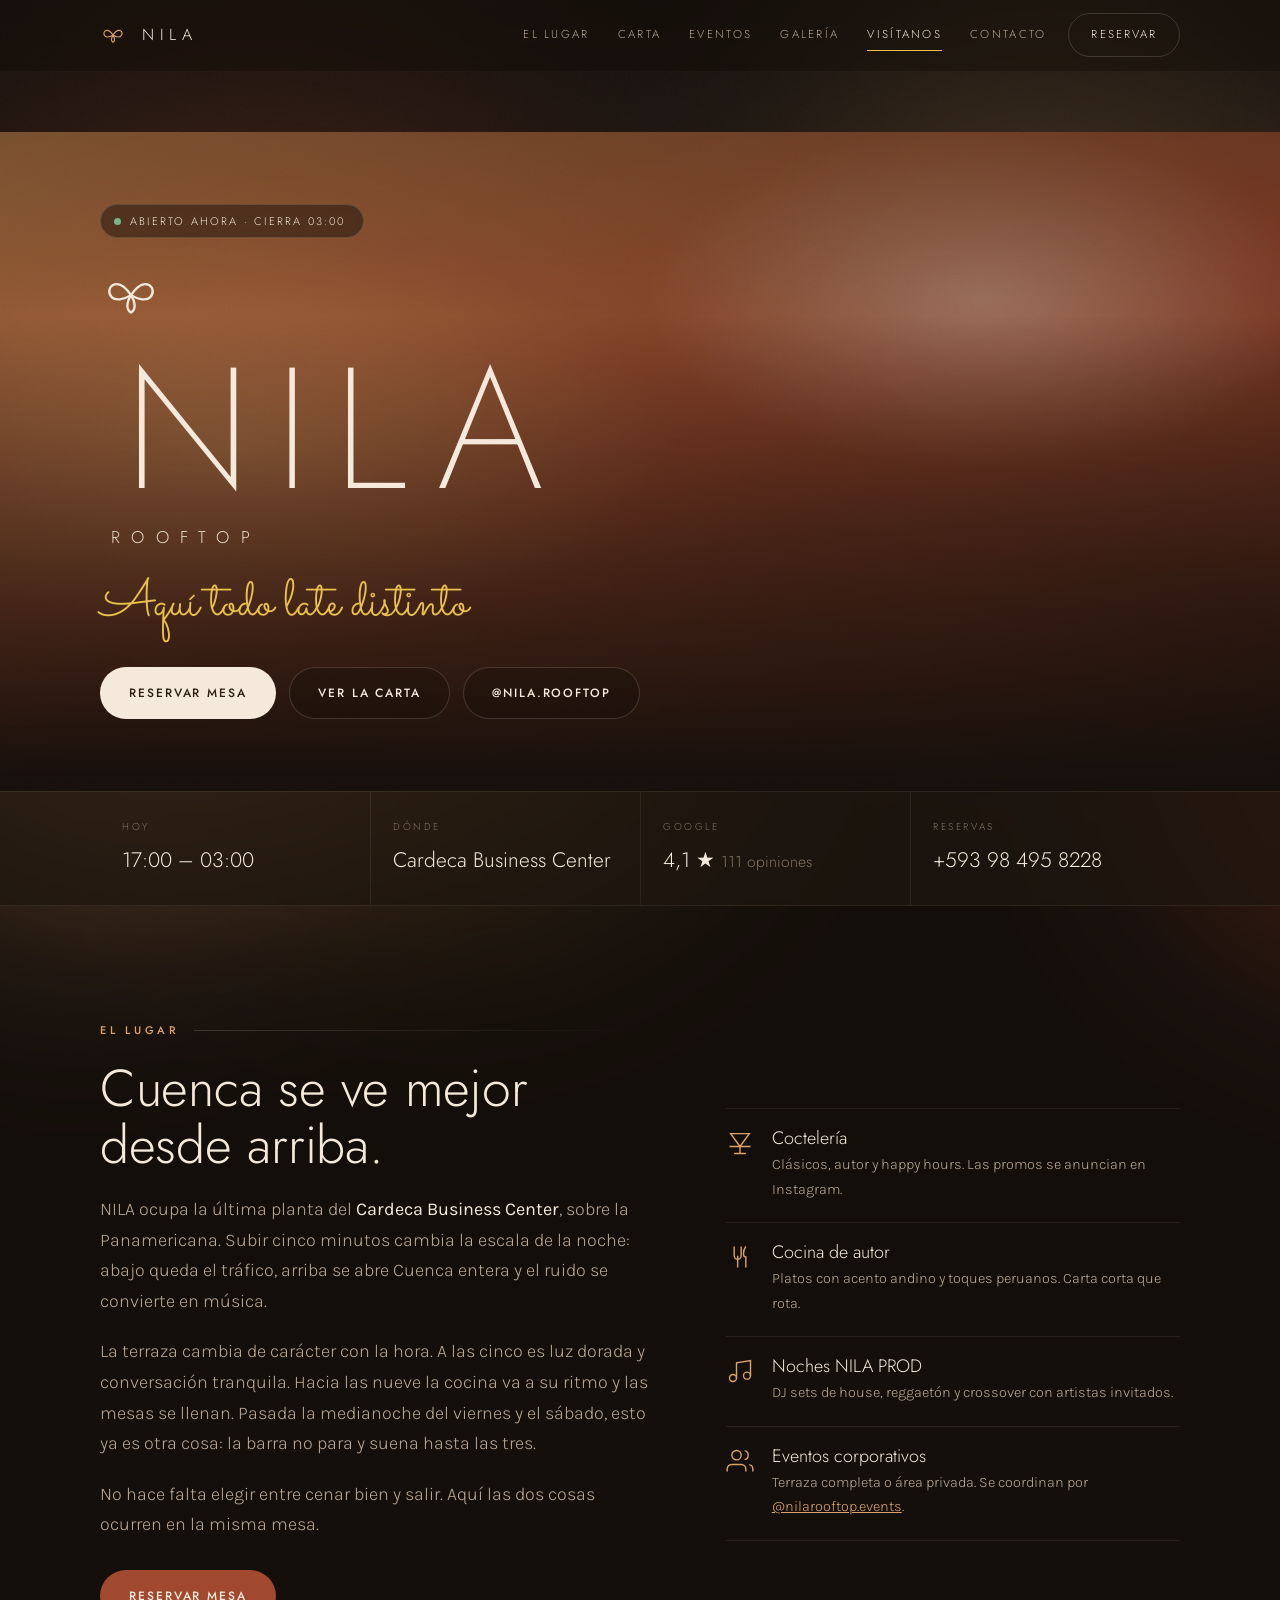
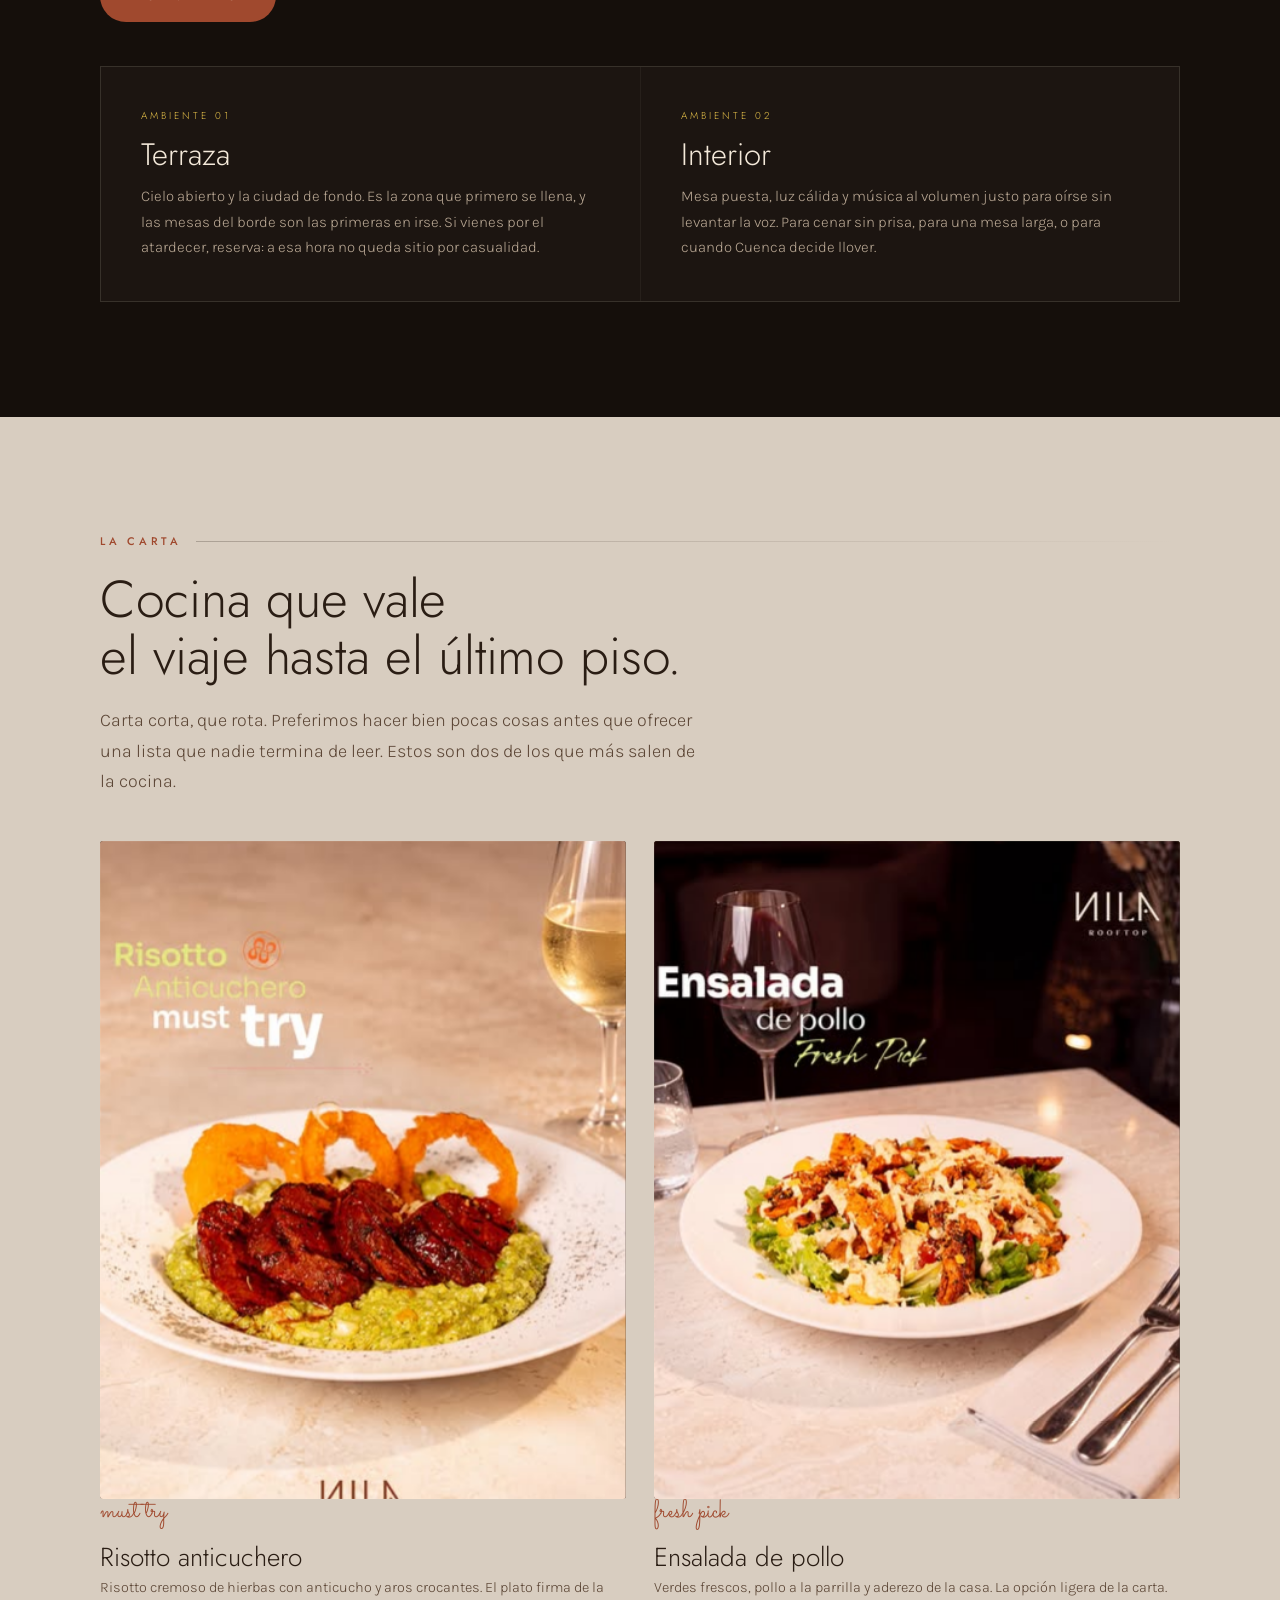
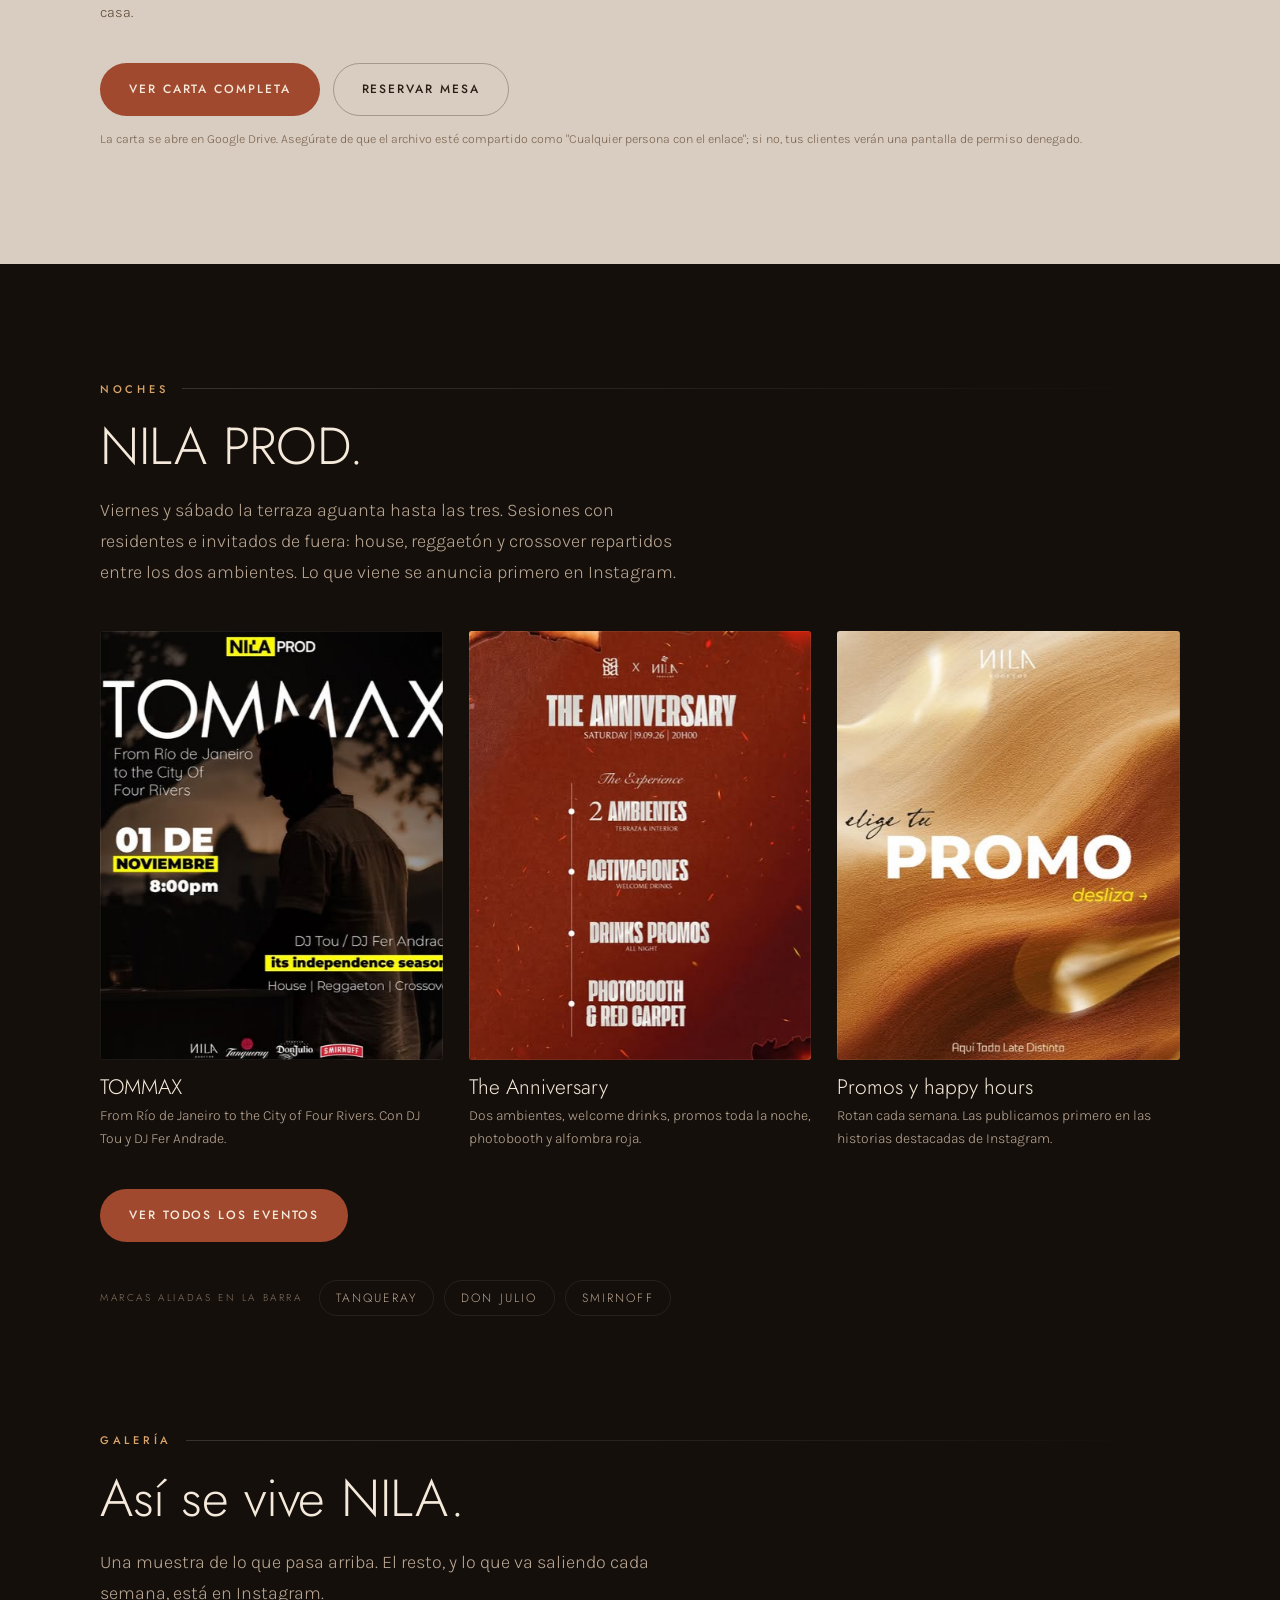
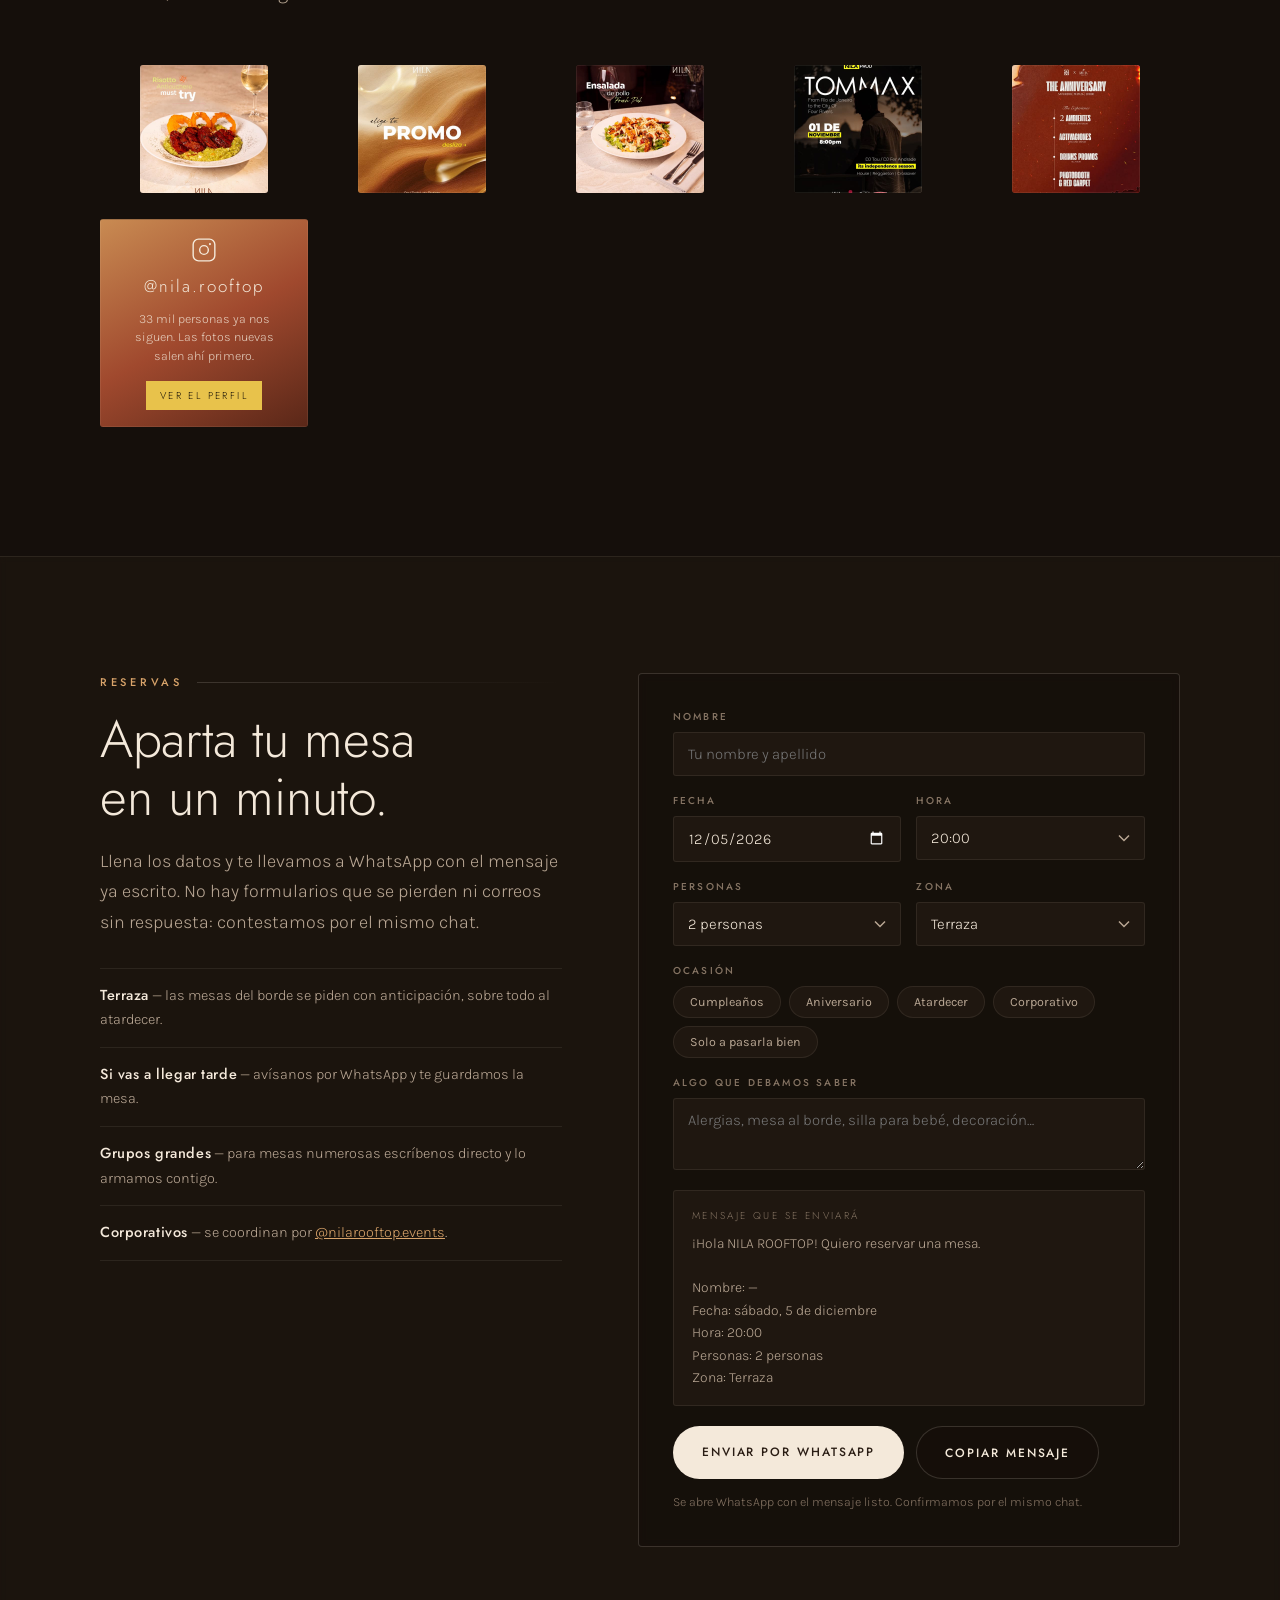
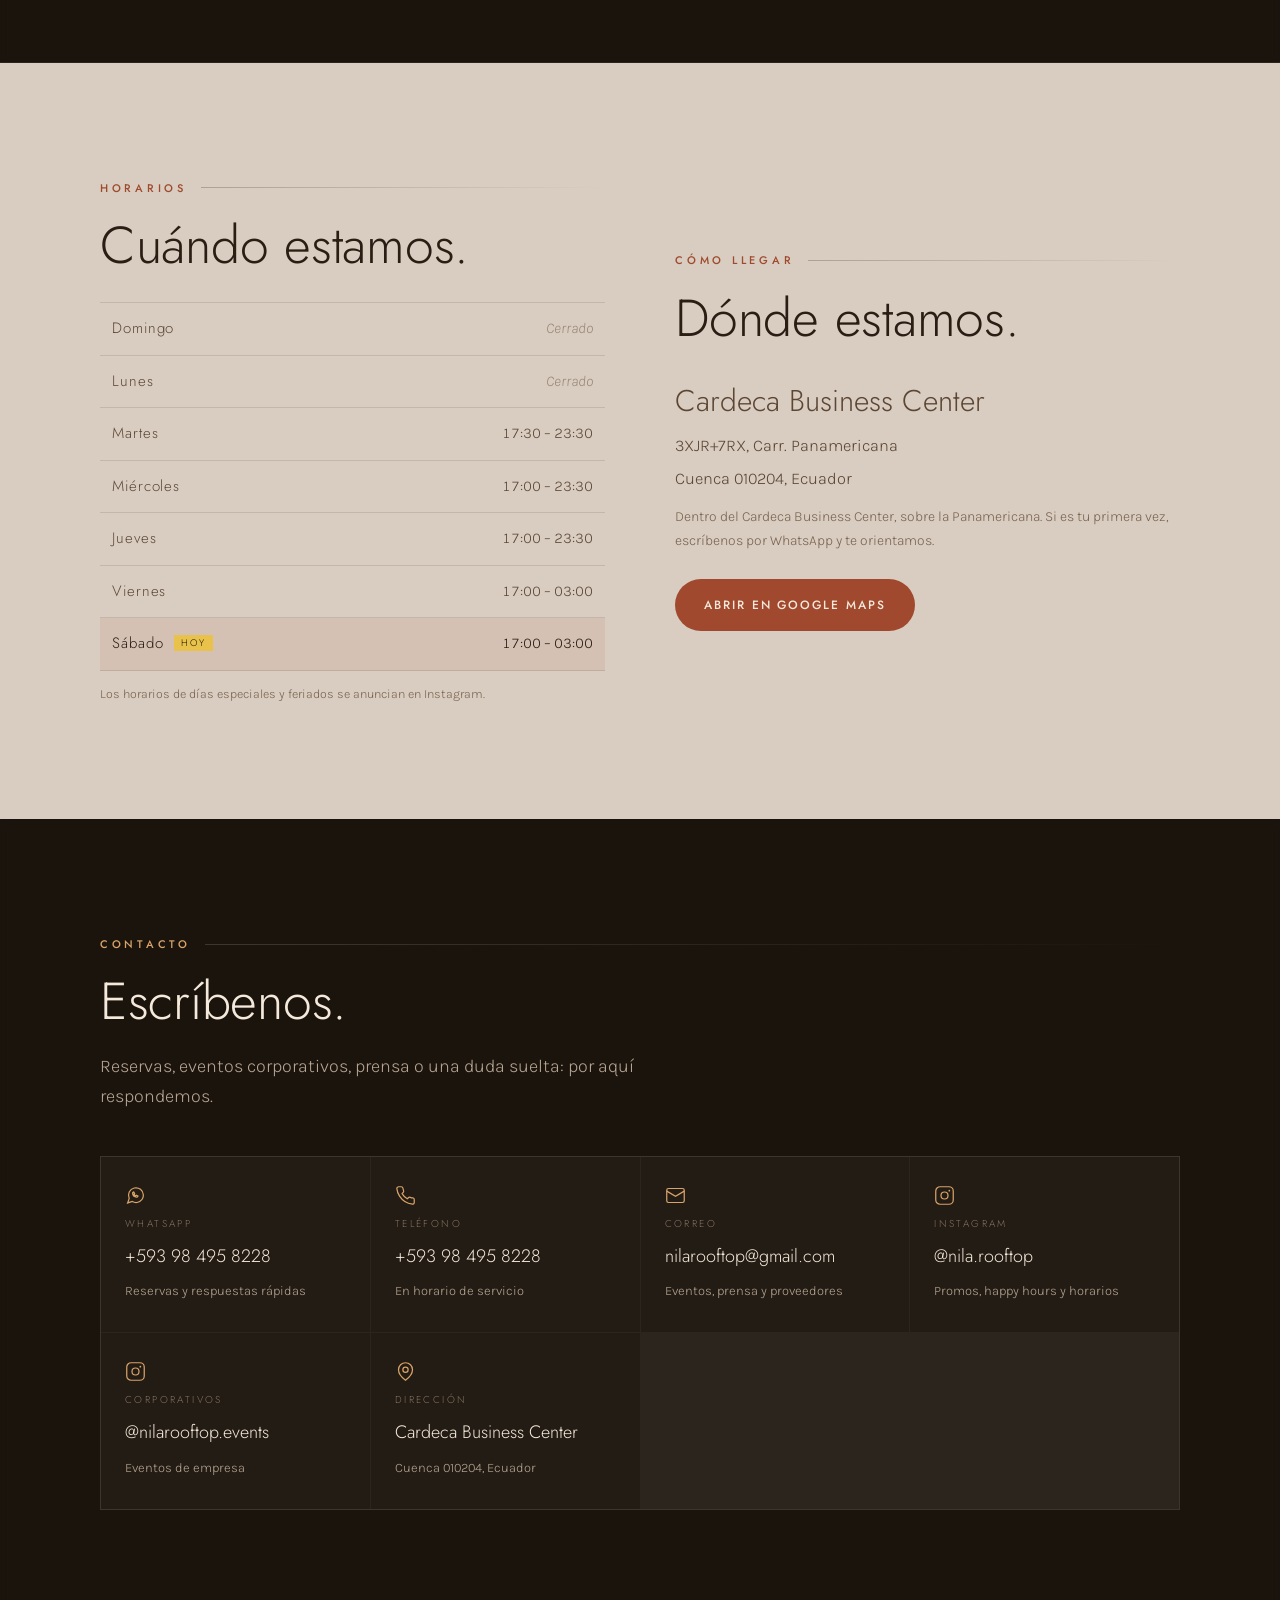
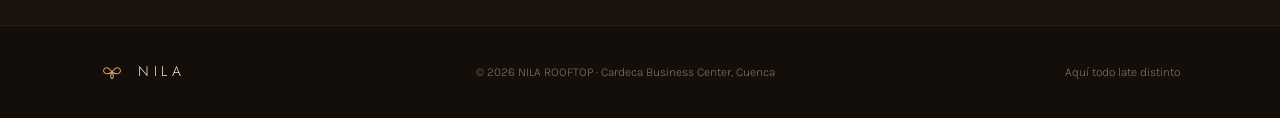
<file: archivo/sitio-estatico-v1/index.html>
<!doctype html>
<html lang="es">
<head>
<meta charset="utf-8">
<meta name="viewport" content="width=device-width, initial-scale=1, viewport-fit=cover">
<title>NILA ROOFTOP — Aquí todo late distinto</title>
<meta name="description" content="NILA ROOFTOP — Cocina de autor, coctelería y noches en la terraza. Cardeca Business Center, Cuenca.">
<link rel="icon" href="img/logo.jpg">

<meta property="og:title" content="NILA ROOFTOP">
<meta property="og:description" content="Aquí todo late distinto. Cocina de autor, coctelería y noches en la terraza.">
<meta property="og:image" content="img/logo.jpg">
<meta property="og:type" content="website">

<!-- Datos estructurados: Google los usa para mostrar horario, teléfono y
     ubicación directamente en los resultados de búsqueda y en Maps. -->
<script type="application/ld+json">
{
  "@context": "https://schema.org",
  "@type": "BarOrPub",
  "name": "NILA ROOFTOP",
  "slogan": "Aquí todo late distinto",
  "description": "Rooftop en Cuenca con cocina de autor, coctelería y noches con DJ. Terraza e interior en el Cardeca Business Center.",
  "image": "img/logo.jpg",
  "servesCuisine": ["Cocina de autor", "Andina", "Peruana"],
  "priceRange": "$$",
  "telephone": "+593984958228",
  "email": "nilarooftop@gmail.com",
  "address": {
    "@type": "PostalAddress",
    "streetAddress": "Carr. Panamericana, Cardeca Business Center",
    "addressLocality": "Cuenca",
    "postalCode": "010204",
    "addressCountry": "EC"
  },
  "hasMap": "https://maps.app.goo.gl/pejtRUZ2eF2BZgEW6",
  "sameAs": [
    "https://www.instagram.com/nila.rooftop/",
    "https://www.instagram.com/nilarooftop.events/"
  ],
  "openingHoursSpecification": [
    { "@type": "OpeningHoursSpecification", "dayOfWeek": "Tuesday",  "opens": "17:30", "closes": "23:30" },
    { "@type": "OpeningHoursSpecification", "dayOfWeek": ["Wednesday","Thursday"], "opens": "17:00", "closes": "23:30" },
    { "@type": "OpeningHoursSpecification", "dayOfWeek": ["Friday","Saturday"], "opens": "17:00", "closes": "03:00" }
  ],
  "acceptsReservations": "https://wa.me/593984958228"
}
</script>

<link rel="preconnect" href="https://fonts.googleapis.com">
<link rel="preconnect" href="https://fonts.gstatic.com" crossorigin>
<link rel="stylesheet" href="https://fonts.googleapis.com/css2?family=Jost:wght@200;300;400;500;600&family=Karla:wght@300;400;500;600&family=Sacramento&display=swap">

<style>
/* ══════════════════════════════════════════════════════════
   NILA ROOFTOP
   Paleta tomada del logotipo y del feed: terracota, arena,
   crema y el amarillo marcador de los flyers.
   ══════════════════════════════════════════════════════════ */
:root{
  /* marca */
  --ground:    #150F0B;
  --ground-2:  #1F1710;
  --ground-3:  #2B1F16;
  --terra:     #A0492E;
  --terra-dk:  #7C3521;
  --ember:     #C9663C;
  --sand:      #D9A46A;
  --cream:     #F4E9DA;
  --gold:      #E8C24B;

  --paper:     #F4E9DA;
  --paper-2:   #EADCC8;
  --ink:       #2A1D14;

  --text:      #F4E9DA;
  --muted:     #B9A794;
  --faint:     #857463;
  --line:      rgba(244,233,218,.16);
  --line-soft: rgba(244,233,218,.08);
  --ok:        #79B58A;

  --gutter: clamp(20px, 5vw, 60px);
  --maxw: 1200px;

  --f-brand: "Jost", "Futura", "Century Gothic", system-ui, sans-serif;
  --f-body:  "Karla", "Helvetica Neue", Arial, sans-serif;
  --f-script:"Sacramento", "Segoe Script", cursive;

  color-scheme: dark;
}

*,*::before,*::after{ box-sizing:border-box; }
html{ scroll-behavior:smooth; }
@media (prefers-reduced-motion: reduce){
  html{ scroll-behavior:auto; }
  *{ animation-duration:.001ms !important; animation-iteration-count:1 !important; transition-duration:.001ms !important; }
}

body{
  margin:0; background:var(--ground); color:var(--text);
  font-family:var(--f-body); font-weight:300;
  font-size:clamp(15px,.35vw + 14px,16.5px); line-height:1.7;
  -webkit-font-smoothing:antialiased; overflow-x:hidden;
}
img{ max-width:100%; display:block; }
h1,h2,h3,h4{ font-family:var(--f-brand); font-weight:300; margin:0; line-height:1.1; text-wrap:balance; }

.wrap{ width:100%; max-width:var(--maxw); margin-inline:auto; padding-inline:var(--gutter); }
.section{ padding-block:clamp(70px,9vw,124px); position:relative; }

/* franja clara */
.light{ background:var(--paper); color:var(--ink); }
.light .eyebrow{ color:var(--terra); }
.light .eyebrow::after{ background:linear-gradient(90deg,rgba(42,29,20,.25),transparent); }
.light .lede{ color:#5C4636; }
.light h2, .light h3{ color:var(--ink); }

.eyebrow{
  font-family:var(--f-brand); font-size:11px; letter-spacing:.34em; text-transform:uppercase;
  color:var(--sand); font-weight:500; margin:0 0 20px; display:flex; align-items:center; gap:14px;
}
.eyebrow::after{ content:""; flex:1; height:1px; background:linear-gradient(90deg,var(--line),transparent); }

.h2{ font-size:clamp(29px,5vw,52px); letter-spacing:-.005em; font-weight:300; }
.lede{ color:var(--muted); max-width:60ch; font-size:clamp(15.5px,.4vw + 14.5px,18px); margin:20px 0 0; }

/* marcador amarillo — device propio de los flyers de NILA */
.mark{ background:var(--gold); color:#1B1408; padding:1px 8px 2px; font-weight:500; }
.light .mark{ color:#1B1408; }

/* dato pendiente de confirmar */
.tbd{ color:var(--ember); border-bottom:1px dashed rgba(201,102,60,.6); }
.light .tbd{ color:var(--terra); border-bottom-color:rgba(160,73,46,.5); }

/* ───────────── FONDO VIVO ─────────────
   Capa fija detrás de todo. Las manchas cálidas se desplazan con el
   scroll en ambos sentidos; el movimiento es suavizado, así que al
   frenar siguen un instante más y se asientan. */
#bg{ position:fixed; inset:-45vh -45vw; z-index:0; pointer-events:none; overflow:hidden; }
#bg b{
  position:absolute; display:block; border-radius:50%;
  filter:blur(72px); will-change:transform; transform:translate3d(0,0,0);
}
/* Posiciones base repartidas por todo el lienzo: unas ancladas a la
   izquierda, otras a la derecha. El barrido lo calcula el JS con senos
   y cosenos, así que cruzan la pantalla en ambos sentidos y siempre
   hay al menos un foco a la vista, del principio al final de la página. */
#bg .b1{ width:80vw; height:80vw; left: 4%; top:10%; background:radial-gradient(circle, rgba(160,73,46,.85), transparent 66%); }
#bg .b2{ width:64vw; height:64vw; left:60%; top:18%; background:radial-gradient(circle, rgba(217,164,106,.58), transparent 66%); }
#bg .b3{ width:72vw; height:72vw; left:56%; top:30%; background:radial-gradient(circle, rgba(201,102,60,.68), transparent 66%); }
#bg .b4{ width:54vw; height:54vw; left:10%; top:36%; background:radial-gradient(circle, rgba(232,194,75,.32), transparent 66%); }
#bg .b5{ width:76vw; height:76vw; left:50%; top:42%; background:radial-gradient(circle, rgba(124,53,33,.82), transparent 66%); }
#bg .b6{ width:58vw; height:58vw; left: 8%; top:48%; background:radial-gradient(circle, rgba(217,164,106,.48), transparent 66%); }

/* velo que garantiza el contraste del texto sobre los focos */
#bg::after{ content:""; position:absolute; inset:0; background:rgba(21,15,11,.32); }

/* en pantallas pequeñas menos focos: mismo efecto, menos coste */
@media (max-width:700px){
  #bg b{ filter:blur(58px); }
  #bg .b4, #bg .b6{ display:none; }
}
@media (prefers-reduced-motion: reduce){ #bg b{ transform:none !important; } }

/* el contenido va por encima del fondo vivo */
.nav, .hero, .ribbon, .section, .foot{ position:relative; z-index:1; }

/* Todas las franjas son semitransparentes para que el fondo se vea a lo
   largo de TODA la página, incluidas las claras. */
.ribbon{ background:rgba(31,23,16,.72) !important; backdrop-filter:blur(3px); }
.reserva, .contacto{ background:rgba(31,23,16,.66) !important; backdrop-filter:blur(3px); }
.amb{ background:rgba(21,15,11,.58) !important; }
.card{ background:rgba(31,23,16,.62) !important; }
.card-form{ background:rgba(21,15,11,.70) !important; backdrop-filter:blur(4px); }
.foot{ background:rgba(21,15,11,.74) !important; }
.light{ background:rgba(244,233,218,.88) !important; backdrop-filter:blur(2px); }

/* ───────────── NAV ───────────── */
.nav{
  position:sticky; top:env(safe-area-inset-top,0px); z-index:70;
  background:rgba(21,15,11,.6); backdrop-filter:blur(16px); -webkit-backdrop-filter:blur(16px);
  border-bottom:1px solid transparent; transition:background .3s, border-color .3s;
}
.nav.stuck{ background:rgba(21,15,11,.94); border-bottom-color:var(--line-soft); }
.nav-in{ display:flex; align-items:center; gap:22px; height:70px; }
.nav-logo{ display:flex; align-items:center; gap:11px; text-decoration:none; color:var(--text); }
.nav-logo svg{ width:26px; height:26px; color:var(--sand); flex:none; }
.nav-logo b{ font-family:var(--f-brand); font-weight:300; font-size:16px; letter-spacing:.34em; padding-left:.34em; }
.nav-links{ display:flex; gap:28px; margin-left:auto; }
.nav-links a{
  font-family:var(--f-brand); font-size:11.5px; letter-spacing:.2em; text-transform:uppercase;
  color:var(--muted); text-decoration:none; padding:8px 0; position:relative; transition:color .25s;
}
.nav-links a::after{ content:""; position:absolute; left:0; right:100%; bottom:2px; height:1px; background:var(--gold); transition:right .3s; }
.nav-links a:hover{ color:var(--text); }
.nav-links a.on{ color:var(--text); }
.nav-links a.on::after{ right:0; }
.nav-cta{
  margin-left:auto; font-family:var(--f-brand); font-size:11.5px; letter-spacing:.18em; text-transform:uppercase;
  text-decoration:none; padding:11px 22px; border:1px solid var(--line); border-radius:999px;
  color:var(--text); transition:background .25s, border-color .25s, color .25s; white-space:nowrap;
}
.nav-cta:hover{ background:var(--terra); border-color:var(--terra); }
.nav-links + .nav-cta{ margin-left:0; }
@media (max-width:900px){ .nav-links{ display:none; } }

/* ───────────── HERO ───────────── */
.hero{
  position:relative; isolation:isolate; overflow:hidden;
  min-height:clamp(580px,80vh,780px);
  display:flex; flex-direction:column; justify-content:flex-end;
  padding-block:clamp(80px,12vw,110px) clamp(46px,7vw,72px);
}
/* textura "arena líquida" del feed, recreada en CSS.
   Capa externa = parallax con el scroll · capa interna = deriva lenta propia */
.hero-bg{
  position:absolute; inset:-14% -6%; z-index:-3;
  transform:translate3d(0, calc(var(--sy,0px) * .26), 0);
  will-change:transform;
}
.hero-bg i{
  position:absolute; inset:0; display:block; opacity:.82;
  background:
    radial-gradient(38% 30% at 74% 18%, rgba(244,233,218,.42), transparent 62%),
    radial-gradient(46% 34% at 22% 34%, rgba(217,164,106,.52), transparent 66%),
    radial-gradient(60% 44% at 60% 72%, rgba(160,73,46,.72), transparent 70%),
    radial-gradient(70% 50% at 10% 96%, rgba(124,53,33,.8), transparent 72%),
    linear-gradient(160deg, #C98B52 0%, #A0492E 42%, #4A2216 74%, #150F0B 100%);
  filter:saturate(1.05);
  animation:drift 26s ease-in-out infinite alternate;
}
@keyframes drift{ from{ transform:scale(1) translate3d(0,0,0);} to{ transform:scale(1.07) translate3d(-1.8%,-1.8%,0);} }
.hero::after{
  content:""; position:absolute; inset:0; z-index:-2;
  background:linear-gradient(180deg, rgba(21,15,11,.42) 0%, rgba(21,15,11,.15) 34%, rgba(21,15,11,.78) 84%, var(--ground) 100%);
}
.grain{
  position:absolute; inset:0; z-index:-1; pointer-events:none; opacity:.07; mix-blend-mode:overlay;
  background-image:url("data:image/svg+xml,%3Csvg xmlns='http://www.w3.org/2000/svg' width='140' height='140'%3E%3Cfilter id='n'%3E%3CfeTurbulence type='fractalNoise' baseFrequency='.9' numOctaves='3'/%3E%3C/filter%3E%3Crect width='140' height='140' filter='url(%23n)'/%3E%3C/svg%3E");
}

.hero-in{ position:relative; z-index:2; }
.status{
  display:inline-flex; align-items:center; gap:9px;
  font-family:var(--f-brand); font-size:11px; letter-spacing:.2em; text-transform:uppercase;
  color:var(--text); border:1px solid var(--line); border-radius:999px; padding:7px 17px 7px 13px;
  background:rgba(21,15,11,.5); backdrop-filter:blur(6px);
}
.dot{ width:7px; height:7px; border-radius:50%; background:var(--faint); }
.status.open .dot{ background:var(--ok); animation:pulse 2.6s ease-out infinite; }
@keyframes pulse{ 0%{ box-shadow:0 0 0 0 rgba(121,181,138,.5);} 70%{ box-shadow:0 0 0 10px rgba(121,181,138,0);} 100%{ box-shadow:0 0 0 0 rgba(121,181,138,0);} }

/* logotipo — mismo trazo que el de Instagram: mariposa + NILA + ROOFTOP */
.logo{ margin:30px 0 0; }
.logo-butterfly{ width:clamp(38px,5.6vw,62px); height:auto; color:var(--cream); margin-bottom:clamp(12px,2vw,20px); }
.logo-word{
  font-family:var(--f-brand); font-weight:200;
  font-size:clamp(58px,15.5vw,172px); line-height:.9; letter-spacing:.14em;
  margin:0; padding-left:.14em; color:var(--cream);
}
.logo-sub{
  margin:clamp(8px,1.4vw,16px) 0 0; padding-left:.66em;
  font-family:var(--f-brand); font-weight:300; color:var(--cream);
  font-size:clamp(10px,1.9vw,17px); letter-spacing:.66em; text-transform:uppercase; opacity:.9;
}
.hero-tag{
  font-family:var(--f-script); font-size:clamp(30px,5.6vw,52px); line-height:1.1;
  color:var(--gold); margin:26px 0 0;
}
.hero-actions{ display:flex; flex-wrap:wrap; gap:13px; margin-top:32px; }

/* botones */
.btn{
  display:inline-flex; align-items:center; gap:10px; cursor:pointer;
  font-family:var(--f-brand); font-size:12px; letter-spacing:.16em; text-transform:uppercase; font-weight:500;
  padding:15px 28px; border-radius:999px; text-decoration:none; border:1px solid transparent;
  transition:transform .18s, background .25s, border-color .25s, color .25s;
}
.btn:active{ transform:translateY(1px); }
.btn-solid{ background:var(--cream); color:var(--ink); }
.btn-solid:hover{ background:#fff; }
.btn-terra{ background:var(--terra); color:var(--cream); }
.btn-terra:hover{ background:var(--ember); }
.btn-line{ border-color:var(--line); color:var(--text); background:rgba(21,15,11,.35); }
.btn-line:hover{ border-color:var(--cream); }
.light .btn-line{ border-color:rgba(42,29,20,.3); color:var(--ink); background:transparent; }
.light .btn-line:hover{ border-color:var(--ink); background:rgba(42,29,20,.05); }
a:focus-visible, button:focus-visible, input:focus-visible, select:focus-visible, textarea:focus-visible{
  outline:2px solid var(--gold); outline-offset:3px;
}

/* ───────────── CINTA DE DATOS ───────────── */
.ribbon{ background:var(--ground-2); border-block:1px solid var(--line-soft); }
.ribbon-in{ display:grid; grid-template-columns:repeat(4,1fr); }
.cell{ padding:26px 22px; border-left:1px solid var(--line-soft); }
.cell:first-child{ border-left:0; }
.cell .k{ font-family:var(--f-brand); font-size:10px; letter-spacing:.26em; text-transform:uppercase; color:var(--faint); margin:0 0 8px; }
.cell .v{ font-family:var(--f-brand); font-weight:300; font-size:clamp(16px,1.9vw,21px); margin:0; color:var(--text); }
@media (max-width:780px){
  .ribbon-in{ grid-template-columns:repeat(2,1fr); }
  .cell:nth-child(3){ border-left:0; }
  .cell:nth-child(n+3){ border-top:1px solid var(--line-soft); }
}

/* ───────────── SPLIT GENÉRICO ───────────── */
.split{ display:grid; grid-template-columns:1fr 1fr; gap:clamp(30px,5.5vw,76px); align-items:center; }
.split.wide-left{ grid-template-columns:1.1fr .9fr; }
@media (max-width:900px){ .split, .split.wide-left{ grid-template-columns:1fr; } }

.shot{ position:relative; overflow:hidden; border-radius:3px; background:var(--ground-3); }
/* La imagen es más alta que su marco: ese margen es el recorrido del
   parallax que el JS aplica mientras haces scroll. */
.shot img{
  position:absolute; left:0; top:-9%; width:100%; height:118%;
  object-fit:cover; will-change:transform;
  transform:translate3d(0, var(--py,0px), 0);
  transition:scale .7s cubic-bezier(.2,.7,.3,1), filter .7s ease;
}
.shot::after{ content:""; position:absolute; inset:0; box-shadow:inset 0 0 0 1px var(--line-soft); pointer-events:none; z-index:3; }

/* Revelado: la foto se descubre de abajo a arriba al entrar en pantalla */
@media (prefers-reduced-motion: no-preference){
  .js .shot{ clip-path:inset(0 0 100% 0); transition:clip-path 1.05s cubic-bezier(.16,.84,.26,1); }
  .js .shot.visto{ clip-path:inset(0 0 0 0); }
  .js .shot img{ scale:1.12; transition:scale 1.4s cubic-bezier(.16,.84,.26,1), filter .7s ease; }
  .js .shot.visto img{ scale:1; }
}

/* Destello que cruza la foto al pasar el cursor */
.shot::before{
  content:""; position:absolute; inset:0; z-index:2; pointer-events:none;
  background:linear-gradient(104deg, transparent 36%, rgba(244,233,218,.26) 47%, rgba(232,194,75,.16) 52%, transparent 62%);
  transform:translateX(-130%);
  transition:transform 1s cubic-bezier(.3,.7,.3,1);
}
.shot:hover::before, .shot:focus-visible::before{ transform:translateX(130%); }
.shot:hover img{ scale:1.07; filter:saturate(1.12) brightness(1.04); }

/* Fotos de los platos: deriva lenta tipo Ken Burns, para que la comida
   nunca se vea como una foto estática de catálogo */
@media (prefers-reduced-motion: no-preference){
  .js .dish .shot.visto img{ animation:kenburns 16s ease-in-out infinite alternate; }
}
@keyframes kenburns{
  from{ scale:1.01; object-position:48% 44%; }
  to  { scale:1.11; object-position:54% 58%; }
}

.shot.ph img{ display:none; }
.shot.ph img{ display:none; }
.shot.ph{ background:linear-gradient(150deg,#C98B52,#A0492E 55%,#3A1B12); }
.shot .ph-t{ display:none; position:absolute; inset:0; flex-direction:column; align-items:center; justify-content:center; gap:8px; text-align:center; padding:18px; }
.shot.ph .ph-t{ display:flex; }
.shot .ph-t span{ font-family:var(--f-brand); font-size:10px; letter-spacing:.22em; text-transform:uppercase; color:rgba(244,233,218,.8); }
.shot .ph-t b{ font-family:var(--f-body); font-weight:500; font-size:11.5px; color:#1B1408; background:var(--gold); padding:2px 8px; }

/* ───────────── AMBIENTES ───────────── */
.two{ display:grid; grid-template-columns:1fr 1fr; gap:1px; margin-top:44px; background:var(--line-soft); border:1px solid var(--line-soft); }
@media (max-width:720px){ .two{ grid-template-columns:1fr; } }
.amb{ background:var(--ground); padding:clamp(26px,3.6vw,40px); }
.amb .n{ font-family:var(--f-brand); font-size:10px; letter-spacing:.3em; text-transform:uppercase; color:var(--gold); margin:0 0 14px; }
.amb h3{ font-size:clamp(23px,3vw,31px); margin:0 0 12px; }
.amb p{ margin:0; color:var(--muted); font-size:15px; }

.facts{ margin-top:6px; }
.fact{ display:grid; grid-template-columns:auto 1fr; gap:18px; padding:20px 0; border-top:1px solid var(--line-soft); }
.fact:last-child{ border-bottom:1px solid var(--line-soft); }
.fact svg{ width:28px; height:28px; color:var(--sand); flex:none; }
.fact h4{ font-size:18px; margin:0 0 4px; }
.fact p{ margin:0; color:var(--muted); font-size:14.5px; }

/* ───────────── CARTA ───────────── */
.dishes{ display:grid; grid-template-columns:1fr 1fr; gap:clamp(16px,2.4vw,28px); margin-top:44px; }
@media (max-width:680px){ .dishes{ grid-template-columns:1fr; } }
.dish .shot{ aspect-ratio:4/5; }
.dish h3{ font-size:clamp(20px,2.4vw,26px); margin:18px 0 5px; }
.dish p{ margin:0; color:#5C4636; font-size:14.5px; }
.dish .tagline{ font-family:var(--f-script); font-size:26px; color:var(--terra); line-height:1; margin:0 0 2px; }

/* ───────────── NOCHES ───────────── */
.nights{ display:grid; grid-template-columns:repeat(auto-fit,minmax(min(100%,280px),1fr)); gap:clamp(16px,2.4vw,26px); margin-top:44px; }
.night .shot{ aspect-ratio:4/5; }
.night h3{ font-size:21px; margin:16px 0 5px; }
.night p{ margin:0; color:var(--muted); font-size:14px; }
.brands{ display:flex; flex-wrap:wrap; gap:10px; margin-top:38px; align-items:center; }
.brands .k{ font-family:var(--f-brand); font-size:10px; letter-spacing:.26em; text-transform:uppercase; color:var(--faint); margin-right:6px; }
.brands span.b{
  font-family:var(--f-brand); font-size:12px; letter-spacing:.18em; text-transform:uppercase;
  color:var(--muted); border:1px solid var(--line-soft); border-radius:999px; padding:7px 16px;
}

/* ───────────── GALERÍA ───────────── */
.gal{ display:grid; grid-template-columns:repeat(auto-fit,minmax(min(100%,200px),1fr)); gap:10px; margin-top:40px; }
.gal .shot{ aspect-ratio:1; cursor:zoom-in; }
.gal .shot.ph{ cursor:default; }

/* Tarjeta final de la galería: lleva a Instagram, donde sí está todo */
.tile-ig{
  display:flex; align-items:center; justify-content:center; text-decoration:none;
  cursor:pointer; background:linear-gradient(152deg,#C98B52,#A0492E 52%,#5A2718);
}
.tile-ig .tile-in{ display:flex; flex-direction:column; align-items:center; gap:9px; text-align:center; padding:22px; position:relative; z-index:3; }
.tile-ig svg{ width:26px; height:26px; color:var(--cream); }
.tile-ig b{ font-family:var(--f-brand); font-weight:300; font-size:17px; letter-spacing:.12em; color:var(--cream); }
.tile-ig em{ font-style:normal; font-size:12.5px; line-height:1.5; color:rgba(244,233,218,.82); max-width:24ch; }
.tile-ig u{
  text-decoration:none; margin-top:6px; font-family:var(--f-brand); font-size:10px;
  letter-spacing:.24em; text-transform:uppercase; color:#1B1408; background:var(--gold); padding:6px 14px;
}

/* ───────────── RESERVA ───────────── */
.reserva{ background:var(--ground-2); border-block:1px solid var(--line-soft); }
.res-grid{ display:grid; grid-template-columns:.92fr 1.08fr; gap:clamp(32px,6vw,76px); align-items:start; }
@media (max-width:920px){ .res-grid{ grid-template-columns:1fr; } }

.card-form{ background:var(--ground); border:1px solid var(--line); border-radius:4px; padding:clamp(22px,3.6vw,34px); }
.row2{ display:grid; grid-template-columns:1fr 1fr; gap:15px; }
@media (max-width:520px){ .row2{ grid-template-columns:1fr; } }
.field{ display:flex; flex-direction:column; gap:7px; margin-bottom:16px; }
.field label{ font-family:var(--f-brand); font-size:10px; letter-spacing:.22em; text-transform:uppercase; color:var(--faint); font-weight:500; }
.field input, .field select, .field textarea{
  font-family:var(--f-body); font-size:15px; font-weight:300; color:var(--text);
  background:var(--ground-2); border:1px solid var(--line-soft); border-radius:3px;
  padding:12px 14px; width:100%; transition:border-color .2s;
}
.field input:hover, .field select:hover, .field textarea:hover{ border-color:var(--faint); }
.field textarea{ resize:vertical; min-height:72px; }
.field select{
  appearance:none; padding-right:38px; background-repeat:no-repeat; background-position:right 14px center; background-size:12px;
  background-image:url("data:image/svg+xml,%3Csvg xmlns='http://www.w3.org/2000/svg' viewBox='0 0 12 8' fill='none' stroke='%23B9A794' stroke-width='1.5'%3E%3Cpath d='M1 1.5 6 6.5l5-5'/%3E%3C/svg%3E");
}
.chips{ display:flex; flex-wrap:wrap; gap:8px; }
.chip{
  font-family:var(--f-body); font-size:12.5px; font-weight:400; cursor:pointer;
  background:var(--ground-2); color:var(--muted); border:1px solid var(--line-soft);
  border-radius:999px; padding:8px 16px; transition:all .2s;
}
.chip:hover{ color:var(--text); border-color:var(--faint); }
.chip[aria-pressed="true"]{ background:var(--terra); border-color:var(--terra); color:var(--cream); }

.preview{ margin-top:20px; border:1px solid var(--line-soft); border-radius:3px; background:var(--ground-2); padding:16px 18px; }
.preview .k{ font-family:var(--f-brand); font-size:10px; letter-spacing:.24em; text-transform:uppercase; color:var(--faint); margin:0 0 9px; }
.preview .t{ margin:0; font-size:14px; color:var(--muted); white-space:pre-line; line-height:1.6; }
.actions{ display:flex; flex-wrap:wrap; gap:12px; margin-top:20px; }
.note{ font-size:12.5px; color:var(--faint); margin:14px 0 0; line-height:1.55; }
.note.warn{ color:var(--ember); }

.rules{ list-style:none; padding:0; margin:30px 0 0; }
.rules li{ padding:14px 0; border-top:1px solid var(--line-soft); font-size:14.5px; color:var(--muted); }
.rules li:last-child{ border-bottom:1px solid var(--line-soft); }
.rules b{ color:var(--text); font-weight:500; font-family:var(--f-brand); letter-spacing:.04em; }

/* ───────────── VISITA ───────────── */
.hours{ list-style:none; padding:0; margin:28px 0 0; }
.hours li{
  display:flex; justify-content:space-between; align-items:baseline; gap:18px;
  padding:13px 12px; border-bottom:1px solid rgba(42,29,20,.12); font-size:15px; color:#5C4636;
}
.hours li:first-child{ border-top:1px solid rgba(42,29,20,.12); }
.hours li.today{ background:rgba(160,73,46,.09); color:var(--ink); }
.hours .d{ font-family:var(--f-brand); letter-spacing:.06em; }
.hours li.today .d::after{
  content:"hoy"; font-size:9.5px; letter-spacing:.2em; text-transform:uppercase;
  background:var(--gold); color:#1B1408; padding:1px 7px; margin-left:11px; vertical-align:2px;
}
.hours .h{ font-variant-numeric:tabular-nums; }
.hours .h.cerrado{ color:#9B8776; font-style:italic; }
.aviso{
  margin:18px 0 0; padding:13px 16px; font-size:13.5px; line-height:1.55;
  background:rgba(232,194,75,.2); border-left:3px solid var(--gold); color:#4A3520;
}
.addr .street{ font-family:var(--f-brand); font-weight:300; font-size:clamp(22px,2.8vw,30px); margin:0 0 6px; }
.addr p{ margin:0 0 5px; color:#5C4636; }

/* ───────────── CONTACTO ───────────── */
.contacto{ background:var(--ground-2); }
.cards{ display:grid; grid-template-columns:repeat(auto-fit,minmax(min(100%,220px),1fr)); gap:1px; margin-top:44px; background:var(--line-soft); border:1px solid var(--line-soft); }
.card{ background:var(--ground-2); padding:28px 24px 30px; text-decoration:none; color:inherit; display:flex; flex-direction:column; gap:9px; transition:background .25s; }
a.card:hover{ background:var(--ground-3); }
.card svg{ width:21px; height:21px; color:var(--sand); }
.card .k{ font-family:var(--f-brand); font-size:10px; letter-spacing:.24em; text-transform:uppercase; color:var(--faint); }
.card .v{ font-family:var(--f-brand); font-weight:300; font-size:18px; word-break:break-word; color:var(--text); }
.card .m{ font-size:13px; color:var(--muted); }

/* ───────────── FOOTER ───────────── */
.foot{ border-top:1px solid var(--line-soft); padding-block:34px; background:var(--ground); }
.foot-in{ display:flex; flex-wrap:wrap; gap:16px 26px; align-items:center; justify-content:space-between; }
.foot-logo{ display:flex; align-items:center; gap:10px; }
.foot-logo svg{ width:24px; height:24px; color:var(--sand); }
.foot-logo b{ font-family:var(--f-brand); font-weight:300; font-size:14px; letter-spacing:.32em; padding-left:.32em; }
.foot p{ margin:0; font-size:12px; color:var(--faint); }

/* ───────────── LIGHTBOX ───────────── */
.lb{ position:fixed; inset:0; z-index:200; background:rgba(12,8,5,.95); display:flex; align-items:center; justify-content:center; padding:22px; }
.lb img{ max-width:min(1000px,94vw); max-height:86vh; width:auto; }
.lb button{ position:absolute; top:calc(16px + env(safe-area-inset-top,0px)); right:16px; width:42px; height:42px; border-radius:999px; background:transparent; border:1px solid var(--line); color:var(--text); font-size:20px; cursor:pointer; }

/* ───────────── APARICIÓN ───────────── */
.rise{ opacity:1; transform:none; }
@media (prefers-reduced-motion: no-preference){
  .js .rise{ opacity:0; transform:translateY(16px); transition:opacity .7s ease, transform .7s cubic-bezier(.2,.7,.3,1); }
  .js .rise.in{ opacity:1; transform:none; }
}
</style>
</head>
<body>

<!-- ════════ FONDO VIVO ════════ -->
<div id="bg" aria-hidden="true"><b class="b1"></b><b class="b2"></b><b class="b3"></b><b class="b4"></b><b class="b5"></b><b class="b6"></b></div>

<!-- ════════ NAV ════════ -->
<nav class="nav" id="nav">
  <div class="wrap nav-in">
    <a class="nav-logo" href="#inicio">
      <svg viewBox="0 0 64 56" fill="none" stroke="currentColor" stroke-width="2.8" aria-hidden="true">
        <path d="M32 28c-6-9-11-13-17-11-6 2-7 9-3 13 4 4 12 3 20-2z" stroke-linejoin="round"/>
        <path d="M32 28c6-9 11-13 17-11 6 2 7 9 3 13-4 4-12 3-20-2z" stroke-linejoin="round"/>
        <path d="M32 28c-5 8-5 15 0 18 5-3 5-10 0-18z" stroke-linejoin="round"/>
      </svg>
      <b>NILA</b>
    </a>
    <div class="nav-links">
      <a href="#lugar">El lugar</a>
      <a href="#carta">Carta</a>
      <a href="eventos.html">Eventos</a>
      <a href="#galeria">Galería</a>
      <a href="#visita">Visítanos</a>
      <a href="#contacto">Contacto</a>
    </div>
    <a class="nav-cta" href="#reserva">Reservar</a>
  </div>
</nav>

<!-- ════════ HERO ════════ -->
<header class="hero" id="inicio">
  <div class="hero-bg" aria-hidden="true"><i></i></div>
  <div class="grain"></div>
  <div class="wrap hero-in">
    <div class="status" id="status" role="status">
      <span class="dot" aria-hidden="true"></span>
      <span id="status-text">Consultando horario…</span>
    </div>

    <div class="logo">
      <svg class="logo-butterfly" viewBox="0 0 64 56" fill="none" stroke="currentColor" stroke-width="2.4" aria-hidden="true">
        <path d="M32 28c-6-9-11-13-17-11-6 2-7 9-3 13 4 4 12 3 20-2z" stroke-linejoin="round"/>
        <path d="M32 28c6-9 11-13 17-11 6 2 7 9 3 13-4 4-12 3-20-2z" stroke-linejoin="round"/>
        <path d="M32 28c-5 8-5 15 0 18 5-3 5-10 0-18z" stroke-linejoin="round"/>
      </svg>
      <h1 class="logo-word">NILA</h1>
      <p class="logo-sub">Rooftop</p>
    </div>

    <p class="hero-tag">Aquí todo late distinto</p>

    <div class="hero-actions">
      <a class="btn btn-solid" href="#reserva">Reservar mesa</a>
      <a class="btn btn-line" href="#carta">Ver la carta</a>
      <a class="btn btn-line" href="https://www.instagram.com/nila.rooftop/" target="_blank" rel="noopener">@nila.rooftop</a>
    </div>
  </div>
</header>

<!-- ════════ CINTA ════════ -->
<div class="ribbon">
  <div class="wrap ribbon-in">
    <div class="cell"><p class="k">Hoy</p><p class="v" id="c-hoy">—</p></div>
    <div class="cell"><p class="k">Dónde</p><p class="v">Cardeca Business Center</p></div>
    <div class="cell"><p class="k">Google</p><p class="v"><a href="https://maps.app.goo.gl/pejtRUZ2eF2BZgEW6" target="_blank" rel="noopener" style="color:inherit;text-decoration:none">4,1 ★ <span style="color:var(--faint);font-size:.75em">111 opiniones</span></a></p></div>
    <div class="cell"><p class="k">Reservas</p><p class="v" id="c-tel"><a href="https://wa.me/593984958228" target="_blank" rel="noopener" style="color:inherit;text-decoration:none">+593 98 495 8228</a></p></div>
  </div>
</div>

<!-- ════════ EL LUGAR ════════ -->
<section class="section" id="lugar">
  <div class="wrap">
    <div class="split wide-left">
      <div class="rise">
        <p class="eyebrow">El lugar</p>
        <h2 class="h2">Cuenca se ve mejor<br>desde arriba.</h2>
        <p class="lede">NILA ocupa la última planta del <b style="color:var(--text);font-weight:400">Cardeca Business Center</b>, sobre la Panamericana. Subir cinco minutos cambia la escala de la noche: abajo queda el tráfico, arriba se abre Cuenca entera y el ruido se convierte en música.</p>
        <p class="lede">La terraza cambia de carácter con la hora. A las cinco es luz dorada y conversación tranquila. Hacia las nueve la cocina va a su ritmo y las mesas se llenan. Pasada la medianoche del viernes y el sábado, esto ya es otra cosa: la barra no para y suena hasta las tres.</p>
        <p class="lede">No hace falta elegir entre cenar bien y salir. Aquí las dos cosas ocurren en la misma mesa.</p>
        <div class="hero-actions" style="margin-top:30px">
          <a class="btn btn-terra" href="#reserva">Reservar mesa</a>
        </div>
      </div>

      <div class="facts rise">
        <div class="fact">
          <svg viewBox="0 0 24 24" fill="none" stroke="currentColor" stroke-width="1.2"><path d="M3 15h18M12 15v6M7 21h10M4 4h16l-8 11z"/></svg>
          <div><h4>Coctelería</h4><p>Clásicos, autor y happy hours. Las promos se anuncian en Instagram.</p></div>
        </div>
        <div class="fact">
          <svg viewBox="0 0 24 24" fill="none" stroke="currentColor" stroke-width="1.2"><path d="M7 3v8a3 3 0 0 0 6 0V3M10 11v10M17 3c-1.5 2-2 4-2 6s.5 3 2 3v9"/></svg>
          <div><h4>Cocina de autor</h4><p>Platos con acento andino y toques peruanos. Carta corta que rota.</p></div>
        </div>
        <div class="fact">
          <svg viewBox="0 0 24 24" fill="none" stroke="currentColor" stroke-width="1.2"><path d="M9 18V5l12-2v13"/><circle cx="6" cy="18" r="3"/><circle cx="18" cy="16" r="3"/></svg>
          <div><h4>Noches NILA PROD</h4><p>DJ sets de house, reggaetón y crossover con artistas invitados.</p></div>
        </div>
        <div class="fact">
          <svg viewBox="0 0 24 24" fill="none" stroke="currentColor" stroke-width="1.2"><path d="M17 21v-2a4 4 0 0 0-4-4H5a4 4 0 0 0-4 4v2"/><circle cx="9" cy="7" r="4"/><path d="M23 21v-2a4 4 0 0 0-3-3.87M16 3.13a4 4 0 0 1 0 7.75"/></svg>
          <div><h4>Eventos corporativos</h4><p>Terraza completa o área privada. Se coordinan por <a href="https://www.instagram.com/nilarooftop.events/" target="_blank" rel="noopener" style="color:var(--sand)">@nilarooftop.events</a>.</p></div>
        </div>
      </div>
    </div>

    <div class="two rise">
      <div class="amb">
        <p class="n">Ambiente 01</p>
        <h3>Terraza</h3>
        <p>Cielo abierto y la ciudad de fondo. Es la zona que primero se llena, y las mesas del borde son las primeras en irse. Si vienes por el atardecer, reserva: a esa hora no queda sitio por casualidad.</p>
      </div>
      <div class="amb">
        <p class="n">Ambiente 02</p>
        <h3>Interior</h3>
        <p>Mesa puesta, luz cálida y música al volumen justo para oírse sin levantar la voz. Para cenar sin prisa, para una mesa larga, o para cuando Cuenca decide llover.</p>
      </div>
    </div>
  </div>
</section>

<!-- ════════ CARTA ════════ -->
<section class="section light" id="carta">
  <div class="wrap">
    <p class="eyebrow rise">La carta</p>
    <h2 class="h2 rise">Cocina que vale<br>el viaje hasta el último piso.</h2>
    <p class="lede rise">Carta corta, que rota. Preferimos hacer bien pocas cosas antes que ofrecer una lista que nadie termina de leer. Estos son dos de los que más salen de la cocina.</p>

    <div class="dishes rise">
      <article class="dish">
        <div class="shot"><img src="img/plato-risotto.jpg" alt="Risotto anticuchero de NILA ROOFTOP" loading="lazy"><div class="ph-t"><span>Foto pendiente</span><b>img/plato-risotto.jpg</b></div></div>
        <p class="tagline">must try</p>
        <h3>Risotto anticuchero</h3>
        <p>Risotto cremoso de hierbas con anticucho y aros crocantes. El plato firma de la casa.</p>
      </article>
      <article class="dish">
        <div class="shot"><img src="img/plato-ensalada.jpg" alt="Ensalada de pollo de NILA ROOFTOP" loading="lazy"><div class="ph-t"><span>Foto pendiente</span><b>img/plato-ensalada.jpg</b></div></div>
        <p class="tagline">fresh pick</p>
        <h3>Ensalada de pollo</h3>
        <p>Verdes frescos, pollo a la parrilla y aderezo de la casa. La opción ligera de la carta.</p>
      </article>
    </div>

    <div class="hero-actions rise" style="margin-top:38px">
      <a class="btn btn-terra" id="menu-btn" href="#" target="_blank" rel="noopener">Ver carta completa</a>
      <a class="btn btn-line" href="#reserva">Reservar mesa</a>
    </div>
    <p class="note rise" id="menu-note" style="color:#7A6250"></p>
  </div>
</section>

<!-- ════════ NOCHES ════════ -->
<section class="section" id="noches">
  <div class="wrap">
    <p class="eyebrow rise">Noches</p>
    <h2 class="h2 rise">NILA PROD.</h2>
    <p class="lede rise">Viernes y sábado la terraza aguanta hasta las tres. Sesiones con residentes e invitados de fuera: house, reggaetón y crossover repartidos entre los dos ambientes. Lo que viene se anuncia primero en Instagram.</p>

    <div class="nights rise">
      <article class="night">
        <div class="shot"><img src="img/evento-tommax.jpg" alt="TOMMAX en NILA ROOFTOP" loading="lazy"><div class="ph-t"><span>Foto pendiente</span><b>img/evento-tommax.jpg</b></div></div>
        <h3>TOMMAX</h3>
        <p>From Río de Janeiro to the City of Four Rivers. Con DJ Tou y DJ Fer Andrade.</p>
      </article>
      <article class="night">
        <div class="shot"><img src="img/evento-aniversario.jpg" alt="The Anniversary en NILA ROOFTOP" loading="lazy"><div class="ph-t"><span>Foto pendiente</span><b>img/evento-aniversario.jpg</b></div></div>
        <h3>The Anniversary</h3>
        <p>Dos ambientes, welcome drinks, promos toda la noche, photobooth y alfombra roja.</p>
      </article>
      <article class="night">
        <div class="shot"><img src="img/textura-promo.jpg" alt="Promociones de NILA ROOFTOP" loading="lazy"><div class="ph-t"><span>Foto pendiente</span><b>img/textura-promo.jpg</b></div></div>
        <h3>Promos y happy hours</h3>
        <p>Rotan cada semana. Las publicamos primero en las historias destacadas de Instagram.</p>
      </article>
    </div>

    <div class="hero-actions rise" style="margin-top:38px">
      <a class="btn btn-terra" href="eventos.html">Ver todos los eventos</a>
    </div>

    <div class="brands rise">
      <span class="k">Marcas aliadas en la barra</span>
      <span class="b">Tanqueray</span>
      <span class="b">Don Julio</span>
      <span class="b">Smirnoff</span>
    </div>
  </div>
</section>

<!-- ════════ GALERÍA ════════ -->
<section class="section" id="galeria" style="padding-top:0">
  <div class="wrap">
    <p class="eyebrow rise">Galería</p>
    <h2 class="h2 rise">Así se vive NILA.</h2>
    <p class="lede rise">Una muestra de lo que pasa arriba. El resto, y lo que va saliendo cada semana, está en Instagram.</p>
    <div class="gal rise" id="gal">
      <figure class="shot"><img src="img/plato-risotto.jpg" alt="Risotto anticuchero" loading="lazy"><div class="ph-t"><span>Foto pendiente</span><b>img/plato-risotto.jpg</b></div></figure>
      <figure class="shot"><img src="img/textura-promo.jpg" alt="Promociones NILA" loading="lazy"><div class="ph-t"><span>Foto pendiente</span><b>img/textura-promo.jpg</b></div></figure>
      <figure class="shot"><img src="img/plato-ensalada.jpg" alt="Ensalada de pollo" loading="lazy"><div class="ph-t"><span>Foto pendiente</span><b>img/plato-ensalada.jpg</b></div></figure>
      <figure class="shot"><img src="img/evento-tommax.jpg" alt="Noche TOMMAX" loading="lazy"><div class="ph-t"><span>Foto pendiente</span><b>img/evento-tommax.jpg</b></div></figure>
      <figure class="shot"><img src="img/evento-aniversario.jpg" alt="The Anniversary" loading="lazy"><div class="ph-t"><span>Foto pendiente</span><b>img/evento-aniversario.jpg</b></div></figure>
      <a class="shot tile-ig" href="https://www.instagram.com/nila.rooftop/" target="_blank" rel="noopener">
        <span class="tile-in">
          <svg viewBox="0 0 24 24" fill="none" stroke="currentColor" stroke-width="1.3" aria-hidden="true"><rect x="2" y="2" width="20" height="20" rx="5"/><circle cx="12" cy="12" r="4"/><circle cx="17.5" cy="6.5" r="1" fill="currentColor" stroke="none"/></svg>
          <b>@nila.rooftop</b>
          <em>33 mil personas ya nos siguen. Las fotos nuevas salen ahí primero.</em>
          <u>Ver el perfil</u>
        </span>
      </a>
    </div>
    <p class="note" id="gal-note"></p>
  </div>
</section>

<!-- ════════ RESERVA ════════ -->
<section class="section reserva" id="reserva">
  <div class="wrap res-grid">
    <div class="rise">
      <p class="eyebrow">Reservas</p>
      <h2 class="h2">Aparta tu mesa<br>en un minuto.</h2>
      <p class="lede">Llena los datos y te llevamos a WhatsApp con el mensaje ya escrito. No hay formularios que se pierden ni correos sin respuesta: contestamos por el mismo chat.</p>
      <ul class="rules">
        <li><b>Terraza</b> — las mesas del borde se piden con anticipación, sobre todo al atardecer.</li>
        <li><b>Si vas a llegar tarde</b> — avísanos por WhatsApp y te guardamos la mesa.</li>
        <li><b>Grupos grandes</b> — para mesas numerosas escríbenos directo y lo armamos contigo.</li>
        <li><b>Corporativos</b> — se coordinan por <a href="https://www.instagram.com/nilarooftop.events/" target="_blank" rel="noopener" style="color:var(--sand)">@nilarooftop.events</a>.</li>
      </ul>
    </div>

    <form class="card-form rise" id="form" novalidate>
      <div class="field">
        <label for="f-nombre">Nombre</label>
        <input id="f-nombre" type="text" placeholder="Tu nombre y apellido" autocomplete="name">
      </div>
      <div class="row2">
        <div class="field"><label for="f-fecha">Fecha</label><input id="f-fecha" type="date"></div>
        <div class="field"><label for="f-hora">Hora</label><select id="f-hora"></select></div>
      </div>
      <div class="row2">
        <div class="field"><label for="f-personas">Personas</label><select id="f-personas"></select></div>
        <div class="field"><label for="f-zona">Zona</label><select id="f-zona"><option>Terraza</option><option>Interior</option><option>La que esté disponible</option></select></div>
      </div>
      <div class="field">
        <label id="lbl-oc">Ocasión</label>
        <div class="chips" role="group" aria-labelledby="lbl-oc" id="chips">
          <button type="button" class="chip" aria-pressed="false">Cumpleaños</button>
          <button type="button" class="chip" aria-pressed="false">Aniversario</button>
          <button type="button" class="chip" aria-pressed="false">Atardecer</button>
          <button type="button" class="chip" aria-pressed="false">Corporativo</button>
          <button type="button" class="chip" aria-pressed="false">Solo a pasarla bien</button>
        </div>
      </div>
      <div class="field">
        <label for="f-notas">Algo que debamos saber</label>
        <textarea id="f-notas" placeholder="Alergias, mesa al borde, silla para bebé, decoración…"></textarea>
      </div>

      <div class="preview">
        <p class="k">Mensaje que se enviará</p>
        <p class="t" id="prev"></p>
      </div>

      <div class="actions">
        <a class="btn btn-solid" id="wa" href="#" target="_blank" rel="noopener">Enviar por WhatsApp</a>
        <button class="btn btn-line" type="button" id="copy">Copiar mensaje</button>
      </div>
      <p class="note" id="res-note"></p>
    </form>
  </div>
</section>

<!-- ════════ VISITA ════════ -->
<section class="section light" id="visita">
  <div class="wrap split">
    <div class="rise">
      <p class="eyebrow">Horarios</p>
      <h2 class="h2">Cuándo estamos.</h2>
      <ul class="hours" id="hours"></ul>
      <p class="aviso" id="hours-aviso" hidden></p>
      <p class="note" style="color:#7A6250">Los horarios de días especiales y feriados se anuncian en Instagram.</p>
    </div>
    <div class="rise">
      <p class="eyebrow">Cómo llegar</p>
      <h2 class="h2">Dónde estamos.</h2>
      <div class="addr" style="margin-top:28px">
        <p class="street">Cardeca Business Center</p>
        <p id="a-calle">3XJR+7RX, Carr. Panamericana</p>
        <p id="a-ciudad">Cuenca 010204, Ecuador</p>
        <p style="color:#7A6250;font-size:14px;margin-top:12px">Dentro del Cardeca Business Center, sobre la Panamericana. Si es tu primera vez, escríbenos por WhatsApp y te orientamos.</p>
      </div>
      <div class="hero-actions" style="margin-top:26px">
        <a class="btn btn-terra" id="maps" href="#" target="_blank" rel="noopener">Abrir en Google Maps</a>
      </div>
    </div>
  </div>
</section>

<!-- ════════ CONTACTO ════════ -->
<section class="section contacto" id="contacto">
  <div class="wrap">
    <p class="eyebrow rise">Contacto</p>
    <h2 class="h2 rise">Escríbenos.</h2>
    <p class="lede rise">Reservas, eventos corporativos, prensa o una duda suelta: por aquí respondemos.</p>
    <div class="cards rise" id="cards"></div>
  </div>
</section>

<footer class="foot">
  <div class="wrap foot-in">
    <span class="foot-logo">
      <svg viewBox="0 0 64 56" fill="none" stroke="currentColor" stroke-width="2.8" aria-hidden="true">
        <path d="M32 28c-6-9-11-13-17-11-6 2-7 9-3 13 4 4 12 3 20-2z" stroke-linejoin="round"/>
        <path d="M32 28c6-9 11-13 17-11 6 2 7 9 3 13-4 4-12 3-20-2z" stroke-linejoin="round"/>
        <path d="M32 28c-5 8-5 15 0 18 5-3 5-10 0-18z" stroke-linejoin="round"/>
      </svg><b>NILA</b></span>
    <p>© <span id="year"></span> NILA ROOFTOP · Cardeca Business Center, Cuenca</p>
    <p>Aquí todo late distinto</p>
  </div>
</footer>

<script>
document.documentElement.classList.add('js');

/* ══════════════════════════════════════════════════════════
   1) CONFIGURACIÓN — edita SOLO este bloque
   ══════════════════════════════════════════════════════════ */
const CONFIG = {
  nombre:     "NILA ROOFTOP",
  whatsapp:   "593984958228",
  telefono:   "+593 98 495 8228",
  email:      "nilarooftop@gmail.com",
  instagram:  "nila.rooftop",
  instagramEventos: "nilarooftop.events",
  calle:      "3XJR+7RX, Carr. Panamericana",
  ciudad:     "Cuenca 010204, Ecuador",
  mapsUrl:    "https://maps.app.goo.gl/pejtRUZ2eF2BZgEW6",
  menuUrl:    "https://drive.google.com/file/d/1SZI059OuIx2Alylm4EnqC4LV4mo30W9_/view",
  reserva:    { desde: 17, hasta: 23.5, maxPersonas: 12 }
};

/* Horario confirmado por el propietario (18/09/2026).
   Formato: [apertura, cierre] en 24h. El cierre puede pasar de medianoche
   (3 = 3:00 am). null = cerrado ese día. Índice 0 = domingo. */
const HORARIO_CONFIRMADO = true;
const HORARIO = [
  { dia:"Domingo",   rango:null        },
  { dia:"Lunes",     rango:null        },
  { dia:"Martes",    rango:[17.5, 23.5] },
  { dia:"Miércoles", rango:[17,   23.5] },
  { dia:"Jueves",    rango:[17,   23.5] },
  { dia:"Viernes",   rango:[17,    3]   },
  { dia:"Sábado",    rango:[17,    3]   }
];

/* ══════════════════════════════════════════════════════════
   2) Utilidades
   ══════════════════════════════════════════════════════════ */
const $  = (s,c=document) => c.querySelector(s);
const $$ = (s,c=document) => [...c.querySelectorAll(s)];
const hhmm = h => String(Math.floor(h)%24).padStart(2,'0')+':'+String(Math.round((h%1)*60)).padStart(2,'0');
const falta = v => !v || !String(v).trim();

$('#year').textContent = new Date().getFullYear();

/* ══════════════════════════════════════════════════════════
   3) ¿Abierto ahora? + tabla de horarios
   ══════════════════════════════════════════════════════════ */
function estado(now = new Date()){
  const d = now.getDay(), t = now.getHours() + now.getMinutes()/60;
  const hoy = HORARIO[d].rango;
  if (hoy){
    const [a,c] = hoy, cierra = c <= a ? c + 24 : c;
    if (t >= a && t < cierra) return { abierto:true, cierra:c };
  }
  const ayer = HORARIO[(d+6)%7].rango;              // arrastre de la noche anterior
  if (ayer){ const [a,c] = ayer; if (c <= a && t < c) return { abierto:true, cierra:c }; }
  for (let i = 0; i < 8; i++){
    const idx = (d+i)%7, r = HORARIO[idx].rango;
    if (!r) continue;
    if (i === 0 && t >= r[0]) continue;
    return { abierto:false, cuando: i===0 ? 'hoy' : i===1 ? 'mañana' : HORARIO[idx].dia.toLowerCase(), desde:r[0] };
  }
  return { abierto:false };
}

(function pintarHorario(){
  const d = new Date().getDay(), hoy = HORARIO[d];
  const box = $('#status'), txt = $('#status-text');

  if (HORARIO_CONFIRMADO){
    const e = estado();
    if (e.abierto){ box.classList.add('open'); txt.textContent = 'Abierto ahora · cierra ' + hhmm(e.cierra); }
    else if (e.cuando){ txt.textContent = 'Cerrado · abre ' + e.cuando + ' ' + hhmm(e.desde); }
    else { txt.textContent = 'Consulta nuestros horarios'; }
    $('#c-hoy').textContent = hoy.rango ? hhmm(hoy.rango[0]) + ' – ' + hhmm(hoy.rango[1]) : 'Cerrado';
  } else {
    txt.textContent = 'Escríbenos por WhatsApp';
    $('#c-hoy').textContent = 'Abrimos 17:00';
    const av = $('#hours-aviso');
    if (av){
      av.hidden = false;
      av.textContent = 'Horario por confirmar: las horas de cierre son provisionales. Escríbenos por WhatsApp para confirmar el día que quieras venir.';
    }
  }

  const ul = $('#hours');
  HORARIO.forEach((h,i) => {
    const li = document.createElement('li');
    if (i === d) li.className = 'today';
    li.innerHTML = '<span class="d">' + h.dia + '</span>' +
      (h.rango ? '<span class="h">' + hhmm(h.rango[0]) + ' – ' + hhmm(h.rango[1]) + '</span>'
               : '<span class="h cerrado">Cerrado</span>');
    ul.appendChild(li);
  });
})();

/* ══════════════════════════════════════════════════════════
   3b) Fondo vivo: el scroll mueve las manchas en ambos sentidos
   ══════════════════════════════════════════════════════════ */
(function fondoVivo(){
  const root = document.documentElement;
  // Con "reducir movimiento" activado el CSS ya deja los focos quietos;
  // aquí ni siquiera arrancamos el bucle.
  if (matchMedia('(prefers-reduced-motion: reduce)').matches) return;

  /* Cada foco tiene su propia amplitud, frecuencia y desfase. Al usar
     senos y cosenos el recorrido es cíclico: los focos van y vuelven
     cruzando la pantalla, entran por la izquierda y por la derecha, y
     ninguno se pierde fuera del lienzo por muy larga que sea la página.
       ax, ay  amplitud del barrido (vw / vh)
       fx, fy  vueltas completas a lo largo de todo el scroll
       px, py  desfase, para que no se muevan en bloque
       gx      empuje horizontal extra: negativo = hacia la izquierda */
  const FOCOS = [
    { s:'.b1', ax:26, ay:20, fx:1.0, fy:0.7, px:0.00, py:0.00, gx: 1, esc:.20, giro: 26 },
    { s:'.b2', ax:32, ay:24, fx:0.7, fy:1.2, px:1.90, py:0.80, gx:-1, esc:.16, giro:-34 },
    { s:'.b3', ax:29, ay:18, fx:1.4, fy:0.9, px:3.10, py:2.20, gx:-1, esc:.22, giro: 40 },
    { s:'.b4', ax:34, ay:26, fx:0.9, fy:1.5, px:0.90, py:4.00, gx: 1, esc:.18, giro:-22 },
    { s:'.b5', ax:24, ay:22, fx:1.2, fy:0.6, px:4.40, py:1.40, gx:-1, esc:.24, giro: 30 },
    { s:'.b6', ax:36, ay:20, fx:0.6, fy:1.1, px:2.40, py:3.30, gx: 1, esc:.14, giro:-18 }
  ];
  FOCOS.forEach(f => { f.el = document.querySelector('#bg ' + f.s); });

  const TAU = Math.PI * 2;
  let destino = 0, actual = 0, corriendo = false, t0 = performance.now();

  function medir(){
    destino = window.scrollY || window.pageYOffset || 0;
    arrancar();
  }
  function arrancar(){
    if (!corriendo){ corriendo = true; requestAnimationFrame(animar); }
  }

  function animar(ahora){
    // Interpolación: el fondo persigue al scroll. Por eso también se
    // mueve al subir, y sigue un instante después de soltar.
    actual += (destino - actual) * 0.085;
    const enMovimiento = Math.abs(destino - actual) > 0.4;
    if (!enMovimiento) actual = destino;

    const alto = Math.max(1, document.documentElement.scrollHeight - window.innerHeight);
    const p = Math.min(1, Math.max(0, actual / alto));   // 0 arriba del todo · 1 abajo del todo
    const t = (ahora - t0) / 1000;                       // deriva lenta cuando nadie hace scroll

    root.style.setProperty('--sy', actual.toFixed(1) + 'px');
    root.style.setProperty('--sp', p.toFixed(4));

    for (const f of FOCOS){
      if (!f.el) continue;
      const x = f.gx * f.ax * Math.sin(p * f.fx * TAU + f.px + t * 0.05);
      const y =        f.ay * Math.cos(p * f.fy * TAU + f.py + t * 0.04);
      const e = 1 + f.esc * Math.sin(p * TAU + f.px);
      const g = f.giro * p;
      f.el.style.transform =
        'translate3d(' + x.toFixed(2) + 'vw,' + y.toFixed(2) + 'vh,0) ' +
        'rotate(' + g.toFixed(1) + 'deg) scale(' + e.toFixed(3) + ')';
    }

    // Sigue animando mientras el scroll se asienta; si no, late despacio
    // para que el fondo nunca quede completamente congelado.
    if (enMovimiento) requestAnimationFrame(animar);
    else { corriendo = false; setTimeout(arrancar, 90); }
  }

  addEventListener('scroll', medir, { passive:true });
  addEventListener('resize', medir, { passive:true });
  medir();
})();

/* ══════════════════════════════════════════════════════════
   4) Nav: sombra y sección activa · aparición de bloques
   ══════════════════════════════════════════════════════════ */
(function nav(){
  const nav = $('#nav');
  addEventListener('scroll', () => nav.classList.toggle('stuck', scrollY > 40), {passive:true});
  const links = $$('.nav-links a');
  const secs = links.map(a => $(a.getAttribute('href'))).filter(Boolean);
  if (!('IntersectionObserver' in window)) return;
  const io = new IntersectionObserver(es => es.forEach(en => {
    if (!en.isIntersecting) return;
    links.forEach(a => a.classList.toggle('on', a.getAttribute('href') === '#' + en.target.id));
  }), { rootMargin:'-45% 0px -50% 0px' });
  secs.forEach(s => io.observe(s));
})();

(function rise(){
  const els = $$('.rise');
  const quieto = matchMedia('(prefers-reduced-motion: reduce)').matches;
  if (!('IntersectionObserver' in window) || quieto){ els.forEach(e => e.classList.add('in')); return; }
  const io = new IntersectionObserver((es,obs) => es.forEach(en => {
    if (en.isIntersecting){ en.target.classList.add('in'); obs.unobserve(en.target); }
  }), { rootMargin:'0px 0px -10% 0px', threshold:.06 });
  els.forEach(e => io.observe(e));
  setTimeout(() => els.forEach(e => e.classList.add('in')), 3000);   // red de seguridad
})();

/* ══════════════════════════════════════════════════════════
   5) Fotos faltantes + lightbox
   ══════════════════════════════════════════════════════════ */
(function fotos(){
  let faltan = 0, total = 0;
  $$('.shot img').forEach(img => {
    total++;
    const marcar = () => { img.closest('.shot').classList.add('ph'); faltan++; resumen(); };
    if (img.complete){ if (!img.naturalWidth) marcar(); }
    else img.addEventListener('error', marcar, {once:true});
  });
  function resumen(){
    const n = $('#gal-note'); if (!n) return;
    n.className = 'note warn';
    n.textContent = 'Faltan ' + faltan + ' de ' + total + ' imágenes. Guárdalas en la carpeta img/ con el nombre que aparece sobre cada hueco y se colocan solas.';
  }
})();

/* ══════════════════════════════════════════════════════════
   5b) Imágenes vivas: revelado al entrar + parallax interno
   ══════════════════════════════════════════════════════════ */
(function imagenesVivas(){
  const marcos = $$('.shot');
  const quieto = matchMedia('(prefers-reduced-motion: reduce)').matches;

  // Revelado: cada marco se descubre cuando entra en pantalla
  if (!('IntersectionObserver' in window) || quieto){
    marcos.forEach(m => m.classList.add('visto'));
  } else {
    const io = new IntersectionObserver((es, obs) => es.forEach(en => {
      if (en.isIntersecting){ en.target.classList.add('visto'); obs.unobserve(en.target); }
    }), { rootMargin:'0px 0px -8% 0px', threshold:.12 });
    marcos.forEach(m => io.observe(m));
    setTimeout(() => marcos.forEach(m => m.classList.add('visto')), 3000);  // red de seguridad
  }

  if (quieto) return;

  /* Parallax interno. La visibilidad se decide midiendo cada marco, no
     con un IntersectionObserver: hay entornos donde el observador no
     dispara y el efecto se quedaba muerto sin avisar. Medir 11 marcos
     por fotograma es barato, y solo ocurre mientras haces scroll. */
  const conFoto = marcos
    .map(m => ({ m, img: m.firstElementChild }))
    .filter(o => o.img && o.img.tagName === 'IMG');

  let pendiente = false;
  function mover(){
    pendiente = false;
    const alto = window.innerHeight;
    if (!alto) return;                       // panel oculto o pestaña en segundo plano
    for (const o of conFoto){
      const r = o.m.getBoundingClientRect();
      if (!r.height) continue;                        // evita dividir por cero
      if (r.bottom < -80 || r.top > alto + 80) continue;   // fuera de pantalla
      // avance de 0 (el marco asoma por abajo) a 1 (acaba de salir por arriba)
      const avance = (r.top + r.height) / (alto + r.height);
      const t = 1 - avance * 2;              // +1 arriba · 0 en el centro · -1 abajo
      o.img.style.setProperty('--py', (t * r.height * 0.075).toFixed(1) + 'px');
    }
  }
  function pedir(){ if (!pendiente){ pendiente = true; requestAnimationFrame(mover); } }

  addEventListener('scroll', pedir, { passive:true });
  addEventListener('resize', pedir, { passive:true });
  mover();
})();

(function lightbox(){
  $('#gal').addEventListener('click', e => {
    const fig = e.target.closest('.shot');
    if (!fig || fig.classList.contains('ph')) return;
    if (fig.tagName === 'A') return;                    // la tarjeta de Instagram abre su enlace
    if (!fig.querySelector('img')) return;
    const lb = document.createElement('div');
    lb.className = 'lb';
    lb.innerHTML = '<button aria-label="Cerrar">&times;</button>';
    const im = document.createElement('img');
    im.src = fig.querySelector('img').src; im.alt = '';
    lb.appendChild(im);
    const cerrar = () => { lb.remove(); removeEventListener('keydown', esc); };
    const esc = ev => { if (ev.key === 'Escape') cerrar(); };
    lb.addEventListener('click', cerrar);
    addEventListener('keydown', esc);
    document.body.appendChild(lb);
    lb.querySelector('button').focus();
  });
})();

/* ══════════════════════════════════════════════════════════
   6) Reserva → WhatsApp
   ══════════════════════════════════════════════════════════ */
(function reserva(){
  const form = $('#form'), fecha = $('#f-fecha'), hora = $('#f-hora'), pers = $('#f-personas'), zona = $('#f-zona');
  const iso = d => d.getFullYear()+'-'+String(d.getMonth()+1).padStart(2,'0')+'-'+String(d.getDate()).padStart(2,'0');
  fecha.min = iso(new Date()); fecha.value = iso(new Date());

  for (let h = CONFIG.reserva.desde; h <= CONFIG.reserva.hasta; h += 0.5) hora.add(new Option(hhmm(h), hhmm(h)));
  hora.value = '20:00';
  for (let p = 1; p <= CONFIG.reserva.maxPersonas; p++) pers.add(new Option(p === 1 ? '1 persona' : p + ' personas', String(p)));
  pers.add(new Option('Más de ' + CONFIG.reserva.maxPersonas, 'grupo'));
  pers.value = '2';

  let ocasion = '';
  $('#chips').addEventListener('click', e => {
    const c = e.target.closest('.chip'); if (!c) return;
    const activo = c.getAttribute('aria-pressed') === 'true';
    $$('.chip').forEach(x => x.setAttribute('aria-pressed','false'));
    c.setAttribute('aria-pressed', String(!activo));
    ocasion = activo ? '' : c.textContent.trim();
    pintar();
  });

  function mensaje(){
    const f = new Date(fecha.value + 'T12:00:00');
    const fLarga = isNaN(f) ? fecha.value : f.toLocaleDateString('es-EC',{weekday:'long',day:'numeric',month:'long'});
    const p = pers.value === 'grupo' ? 'más de ' + CONFIG.reserva.maxPersonas + ' personas'
            : pers.value === '1' ? '1 persona' : pers.value + ' personas';
    const l = ['¡Hola ' + CONFIG.nombre + '! Quiero reservar una mesa.', ''];
    l.push('Nombre: ' + ($('#f-nombre').value.trim() || '—'));
    l.push('Fecha: ' + fLarga);
    l.push('Hora: ' + hora.value);
    l.push('Personas: ' + p);
    l.push('Zona: ' + zona.value);
    if (ocasion) l.push('Ocasión: ' + ocasion);
    const n = $('#f-notas').value.trim();
    if (n) l.push('Notas: ' + n);
    return l.join('\n');
  }

  function pintar(){
    const m = mensaje();
    $('#prev').textContent = m;
    const btn = $('#wa'), nota = $('#res-note');
    if (falta(CONFIG.whatsapp)){
      btn.href = '#'; btn.setAttribute('aria-disabled','true'); btn.style.opacity = '.45';
      nota.className = 'note warn';
      nota.textContent = 'Falta el número de WhatsApp. Ponlo en CONFIG.whatsapp (solo dígitos, con código de país — Ecuador es 593) y el botón se activa solo.';
    } else {
      btn.href = 'https://wa.me/' + CONFIG.whatsapp + '?text=' + encodeURIComponent(m);
      btn.removeAttribute('aria-disabled'); btn.style.opacity = '';
      nota.className = 'note';
      nota.textContent = 'Se abre WhatsApp con el mensaje listo. Confirmamos por el mismo chat.';
    }
  }

  form.addEventListener('input', pintar);
  form.addEventListener('change', pintar);
  form.addEventListener('submit', e => e.preventDefault());
  $('#wa').addEventListener('click', e => { if (falta(CONFIG.whatsapp)) e.preventDefault(); });
  $('#copy').addEventListener('click', async () => {
    const b = $('#copy');
    try { await navigator.clipboard.writeText(mensaje()); b.textContent = 'Copiado'; }
    catch { b.textContent = 'No se pudo copiar'; }
    setTimeout(() => { b.textContent = 'Copiar mensaje'; }, 1800);
  });
  pintar();
})();

/* ══════════════════════════════════════════════════════════
   7) Dirección, mapa, carta y tarjetas de contacto
   ══════════════════════════════════════════════════════════ */
(function contacto(){
  if (!falta(CONFIG.calle))  $('#a-calle').textContent  = CONFIG.calle;
  if (!falta(CONFIG.ciudad)) $('#a-ciudad').textContent = CONFIG.ciudad;
  if (!falta(CONFIG.whatsapp) && !falta(CONFIG.telefono)){
    $('#c-tel').innerHTML = '<a href="https://wa.me/' + CONFIG.whatsapp + '" target="_blank" rel="noopener" ' +
      'style="color:inherit;text-decoration:none">' + CONFIG.telefono + '</a>';
  }

  const apagar = el => { el.setAttribute('aria-disabled','true'); el.style.opacity = '.45'; el.href = '#';
                         el.addEventListener('click', e => e.preventDefault()); };

  // Google Maps
  const destino = ['Cardeca Business Center', CONFIG.calle, CONFIG.ciudad].filter(Boolean).join(', ');
  const maps = $('#maps');
  if (!falta(CONFIG.mapsUrl)) maps.href = CONFIG.mapsUrl;
  else maps.href = 'https://www.google.com/maps/search/?api=1&query=' + encodeURIComponent(destino);

  // Carta
  const menu = $('#menu-btn');
  if (!falta(CONFIG.menuUrl)){
    menu.href = CONFIG.menuUrl;
    $('#menu-note').textContent = 'La carta se abre en Google Drive. Asegúrate de que el archivo esté compartido como "Cualquier persona con el enlace"; si no, tus clientes verán una pantalla de permiso denegado.';
  } else apagar(menu);

  const ico = {
    wa:  '<svg viewBox="0 0 24 24" fill="none" stroke="currentColor" stroke-width="1.4"><path d="M21 11.5a8.4 8.4 0 0 1-12.6 7.3L3 20.5l1.8-5.2A8.5 8.5 0 1 1 21 11.5z"/><path d="M8.6 9.2c.2 2.6 2.2 4.6 4.8 4.8.5 0 1-.3 1.2-.8l.2-.5-1.9-1-.7.8a4.6 4.6 0 0 1-2-2l.8-.7-1-1.9-.5.2c-.5.2-.8.6-.9 1.1z"/></svg>',
    tel: '<svg viewBox="0 0 24 24" fill="none" stroke="currentColor" stroke-width="1.4"><path d="M22 16.9v3a2 2 0 0 1-2.2 2 19.8 19.8 0 0 1-8.6-3.1 19.5 19.5 0 0 1-6-6A19.8 19.8 0 0 1 2.1 4.2 2 2 0 0 1 4.1 2h3a2 2 0 0 1 2 1.7c.1 1 .4 1.9.7 2.8a2 2 0 0 1-.5 2.1L8.1 9.8a16 16 0 0 0 6 6l1.2-1.2a2 2 0 0 1 2.1-.5c.9.3 1.8.6 2.8.7a2 2 0 0 1 1.8 2.1z"/></svg>',
    mail:'<svg viewBox="0 0 24 24" fill="none" stroke="currentColor" stroke-width="1.4"><rect x="2" y="4" width="20" height="16" rx="2"/><path d="m2 7 10 6 10-6"/></svg>',
    ig:  '<svg viewBox="0 0 24 24" fill="none" stroke="currentColor" stroke-width="1.4"><rect x="2" y="2" width="20" height="20" rx="5"/><circle cx="12" cy="12" r="4"/><circle cx="17.5" cy="6.5" r="1" fill="currentColor" stroke="none"/></svg>',
    pin: '<svg viewBox="0 0 24 24" fill="none" stroke="currentColor" stroke-width="1.4"><path d="M20 10c0 6-8 12-8 12s-8-6-8-12a8 8 0 0 1 16 0z"/><circle cx="12" cy="10" r="3"/></svg>'
  };

  const items = [
    { k:'WhatsApp',  v:CONFIG.telefono, m:'Reservas y respuestas rápidas', i:ico.wa,
      href: falta(CONFIG.whatsapp) ? null : 'https://wa.me/' + CONFIG.whatsapp },
    { k:'Teléfono',  v:CONFIG.telefono, m:'En horario de servicio', i:ico.tel,
      href: falta(CONFIG.telefono) ? null : 'tel:' + CONFIG.telefono.replace(/[^+\d]/g,'') },
    { k:'Correo',    v:CONFIG.email, m:'Eventos, prensa y proveedores', i:ico.mail,
      href: falta(CONFIG.email) ? null : 'mailto:' + CONFIG.email },
    { k:'Instagram', v:'@' + CONFIG.instagram, m:'Promos, happy hours y horarios', i:ico.ig,
      href:'https://www.instagram.com/' + CONFIG.instagram + '/' },
    { k:'Corporativos', v:'@' + CONFIG.instagramEventos, m:'Eventos de empresa', i:ico.ig,
      href:'https://www.instagram.com/' + CONFIG.instagramEventos + '/' },
    { k:'Dirección', v:'Cardeca Business Center', m:CONFIG.ciudad, i:ico.pin, href:maps.href }
  ];

  const cont = $('#cards');
  items.forEach(it => {
    const el = document.createElement(it.href ? 'a' : 'div');
    el.className = 'card';
    if (it.href){ el.href = it.href; el.target = '_blank'; el.rel = 'noopener'; }
    const v = falta(it.v) ? '<span class="tbd">[pendiente]</span>' : it.v;
    el.innerHTML = it.i + '<span class="k">' + it.k + '</span><span class="v">' + v + '</span><span class="m">' + it.m + '</span>';
    cont.appendChild(el);
  });
})();
</script>
</body>
</html>
</file>
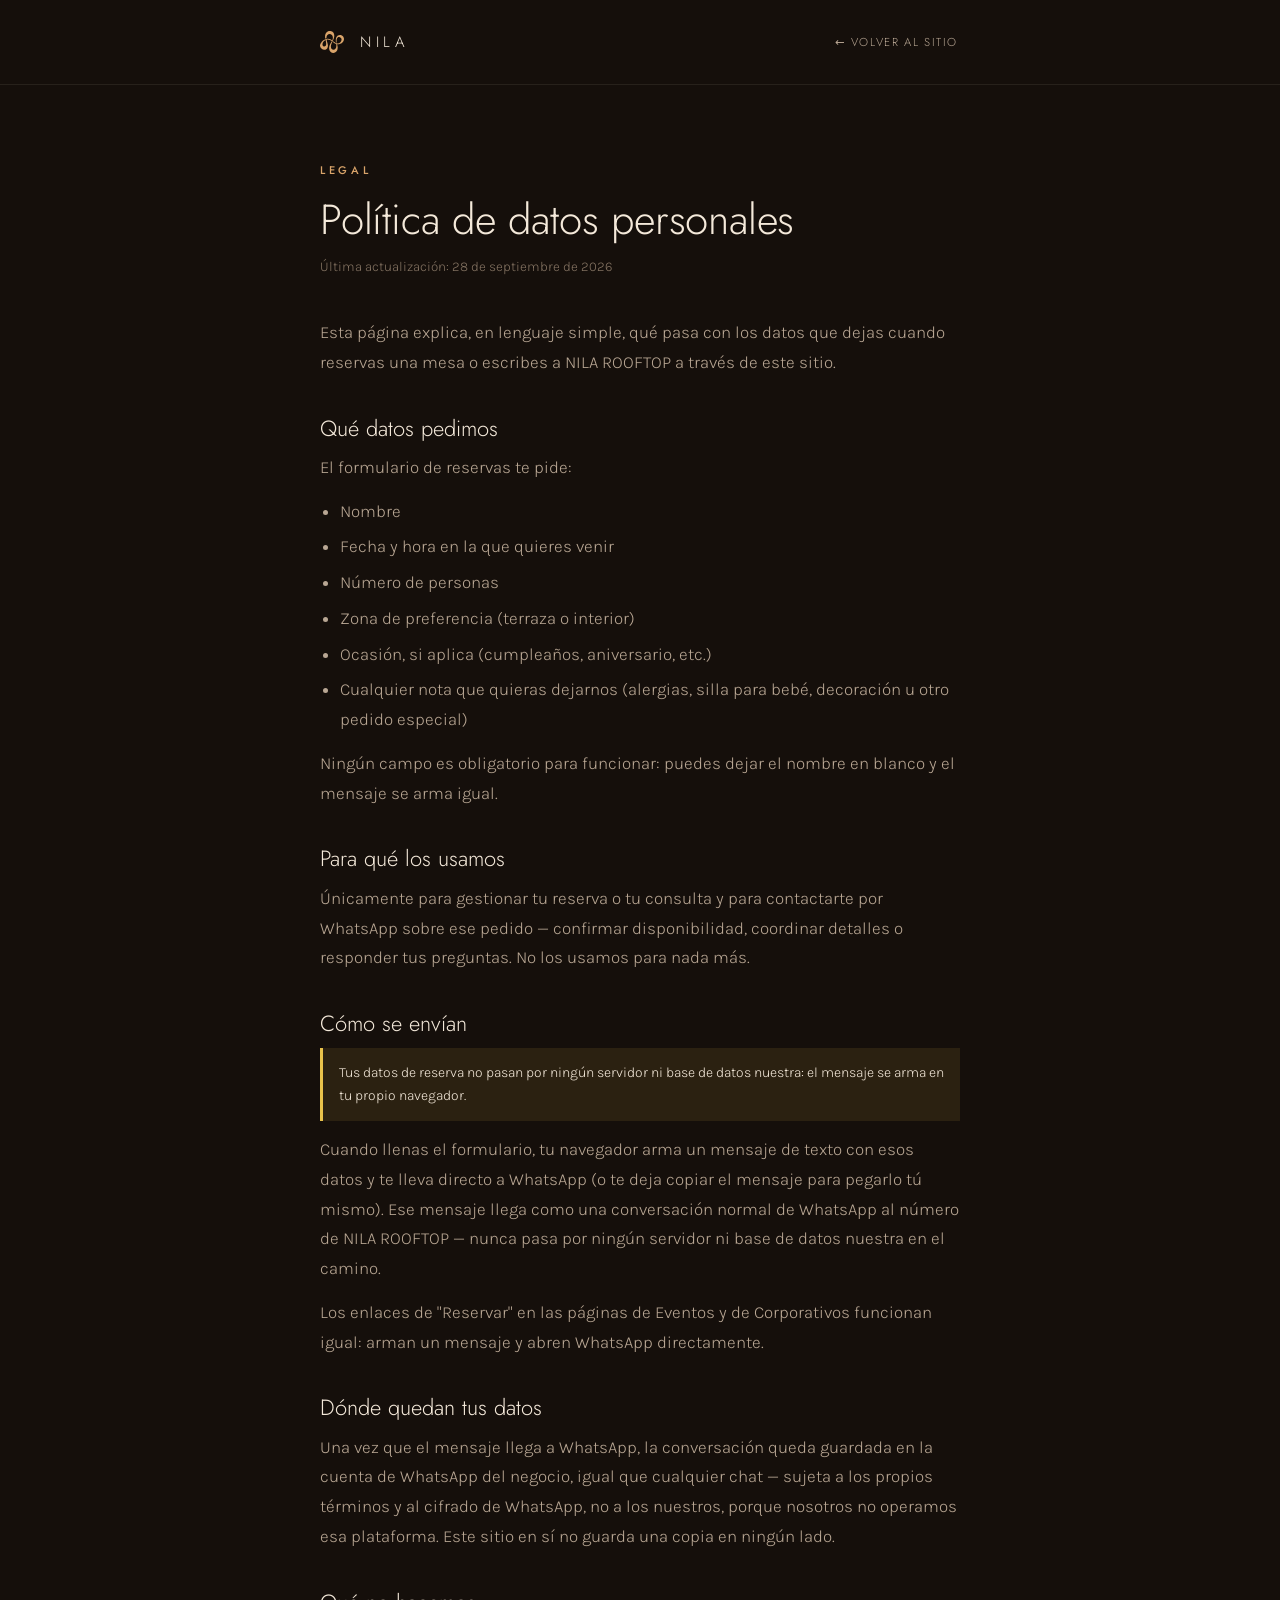
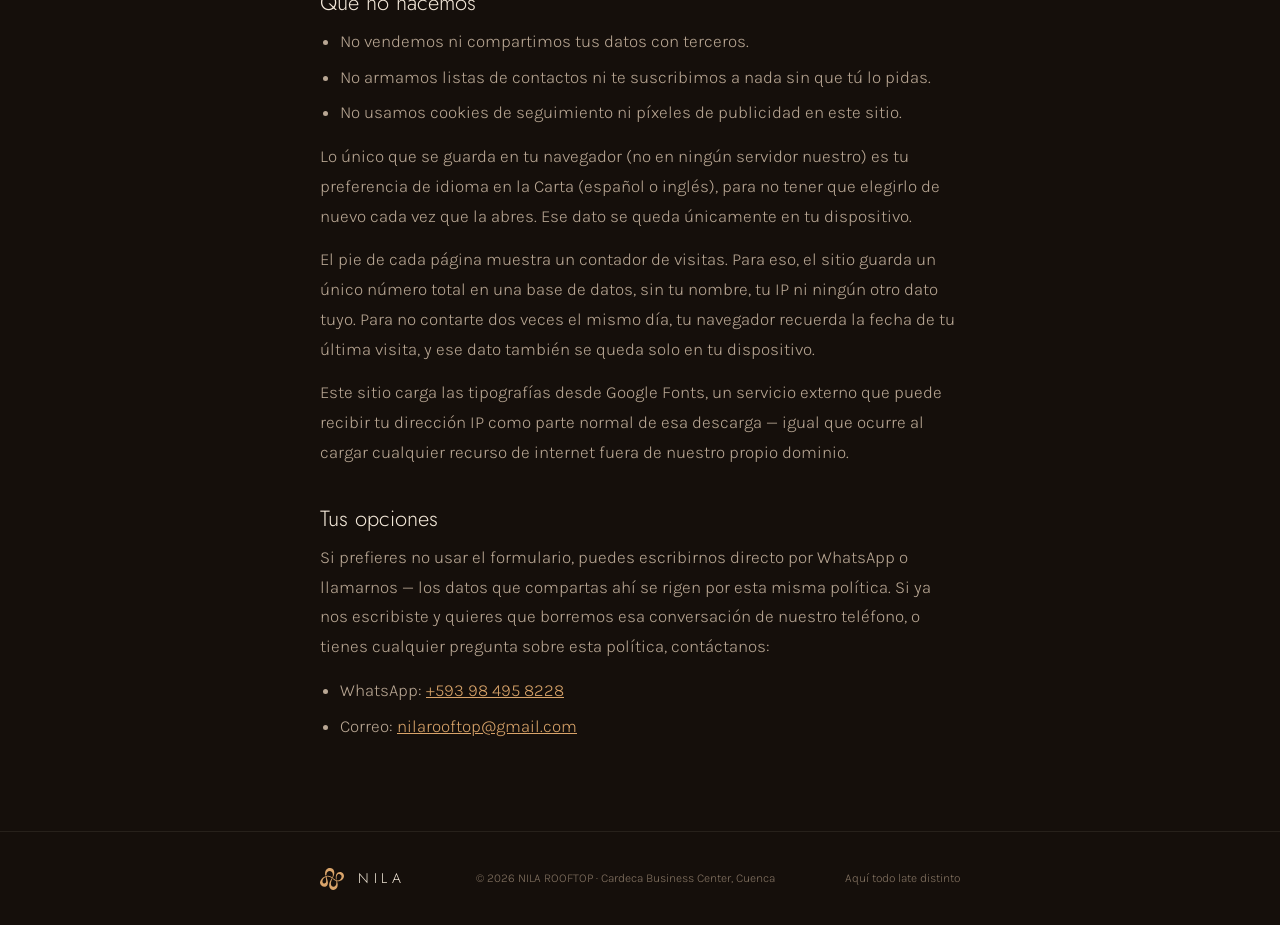
<file: politica-privacidad.html>
<!doctype html>
<html lang="es">
<head>
<meta charset="utf-8">
<meta name="viewport" content="width=device-width, initial-scale=1, viewport-fit=cover">
<title>Política de datos — NILA ROOFTOP</title>
<meta name="description" content="Cómo NILA ROOFTOP usa los datos que dejas al reservar o escribir por WhatsApp.">
<link rel="icon" href="img/logo.webp" type="image/webp">

<meta property="og:title" content="Política de datos — NILA ROOFTOP">
<meta property="og:description" content="Cómo NILA ROOFTOP usa los datos que dejas al reservar o escribir por WhatsApp.">
<meta property="og:image" content="img/logotipo.webp">
<meta property="og:type" content="website">

<link rel="preconnect" href="https://fonts.googleapis.com">
<link rel="preconnect" href="https://fonts.gstatic.com" crossorigin>
<link rel="stylesheet" href="https://fonts.googleapis.com/css2?family=Jost:wght@200;300;400;500;600&family=Karla:wght@300;400;500;600&display=swap">

<style>
:root{
  --ground:    #150F0B;
  --ground-2:  #1F1710;
  --cream:     #F4E9DA;
  --gold:      #E8C24B;
  --sand:      #D9A46A;
  --text:      #F4E9DA;
  --muted:     #B9A794;
  --faint:     #857463;
  --line:      rgba(244,233,218,.16);
  --line-soft: rgba(244,233,218,.08);
  --gutter: clamp(20px, 5vw, 60px);
  --maxw: 760px;
  --f-brand: "Jost", "Futura", "Century Gothic", system-ui, sans-serif;
  --f-body:  "Karla", "Helvetica Neue", Arial, sans-serif;
  color-scheme: dark;
}
*,*::before,*::after{ box-sizing:border-box; }
body{
  margin:0; background:var(--ground); color:var(--text);
  font-family:var(--f-body); font-weight:300;
  font-size:clamp(15.5px,.35vw + 14.5px,17px); line-height:1.75;
  -webkit-font-smoothing:antialiased; overflow-x:hidden;
}
.wrap{ width:100%; max-width:var(--maxw); margin-inline:auto; padding-inline:var(--gutter); }
h1,h2{ font-family:var(--f-brand); font-weight:300; margin:0; line-height:1.15; }

/* ── Cabecera: solo el logo, esta página va fuera del menú principal ── */
.top{ border-bottom:1px solid var(--line-soft); padding-block:20px; }
.top-in{ display:flex; align-items:center; justify-content:space-between; gap:16px; }
.logo{ display:flex; align-items:center; gap:11px; text-decoration:none; color:var(--text); min-height:44px; }
.logo svg{ width:24px; height:24px; color:var(--sand); flex:none; }
.logo b{ font-family:var(--f-brand); font-weight:300; font-size:15px; letter-spacing:.32em; padding-left:.32em; }
.volver{
  font-family:var(--f-brand); font-size:11.5px; letter-spacing:.14em; text-transform:uppercase;
  color:var(--muted); text-decoration:none; display:inline-flex; align-items:center;
  min-height:44px; padding:0 2px;
}
.volver:hover{ color:var(--text); }

/* ── Contenido ── */
main{ padding-block:clamp(44px,7vw,76px); }
.eyebrow{
  font-family:var(--f-brand); font-size:11px; letter-spacing:.34em; text-transform:uppercase;
  color:var(--sand); font-weight:500; margin:0 0 16px;
}
h1{ font-size:clamp(28px,4.6vw,42px); letter-spacing:-.005em; margin-bottom:10px; }
.fecha{ color:var(--faint); font-size:13.5px; margin:0 0 40px; }
section{ margin-top:38px; }
h2{ font-size:clamp(18px,2.2vw,22px); color:var(--cream); margin-bottom:12px; }
p{ margin:0 0 14px; color:var(--muted); max-width:64ch; }
p:last-child{ margin-bottom:0; }
ul{ margin:0 0 14px; padding-left:20px; color:var(--muted); }
li{ margin-bottom:6px; }
a{ color:var(--sand); }
a:hover{ color:var(--gold); }
strong{ color:var(--cream); font-weight:500; }
.aviso{
  margin:0 0 14px; padding:14px 16px; font-size:14px; line-height:1.6;
  background:rgba(232,194,75,.1); border-left:3px solid var(--gold); color:var(--cream);
}
a:focus-visible{ outline:2px solid var(--gold); outline-offset:3px; }

/* ── Footer, igual al resto del sitio ── */
.foot{ border-top:1px solid var(--line-soft); padding-block:34px; background:var(--ground); }
.foot-in{ display:flex; flex-wrap:wrap; gap:16px 26px; align-items:center; justify-content:space-between; }
.foot-logo{ display:flex; align-items:center; gap:10px; }
.foot-logo svg{ width:24px; height:24px; color:var(--sand); }
.foot-logo b{ font-family:var(--f-brand); font-weight:300; font-size:14px; letter-spacing:.32em; padding-left:.32em; }
.foot p{ margin:0; font-size:12px; color:var(--faint); }
</style>
</head>
<body>

<header class="top">
  <div class="wrap top-in">
    <a class="logo" href="index.html">
      <svg viewBox="0 0 156.166 142.3839" fill="currentColor" aria-hidden="true">
        <path d="M151.804,36.5492c-7.9934-12.4274-26.5083-15.4301-38.0885-6.1932-12.6717,10.1605-11.5238,28.5691-9.8996,43.1066,1.6158.7618,3.2726,1.4211,4.9601,1.9232-1.6069-11.2154-2.0177-25.0807,6.5995-33.6478,8.841-8.0377,23.2633.2905,24.8311,10.9621,1.5281,13.4325-10.8931,28.5025-24.7077,28.5307-11.1005-.2891-20.5052-8.0356-28.9133-14.6377-.8507,1.7592-1.7047,3.5253-2.5415,5.3016,6.3219,5.3891,13.382,10.1863,21.4355,12.5094,10.086,54.3826-51.5042,47.489-30.1527-3.5567,4.5414-11.4144,11.3128-22.5525,14.9378-34.3166C97.1734,26.7093,91.0993.9313,67.7796.1863c-27.5197-2.6947-39.1605,24.343-33.5069,48.394,2.4254-1.0111,4.9225-1.8378,7.464-2.4493.0544-43.2242,57.6092-30.4976,37.9894,15.0509-8.7458-6.8753-19.2847-12.5351-30.7407-11.3887C27.0878,51.7118,4.166,70.3219.2725,92.3353c-3.7259,23.655,31.7376,40.0583,46.4486,20.6093,12.0381-17.7003-.8363-38.1031-3.7853-56.5416,12.1696-2.7878,24.6147,2.6707,34.2183,9.9098-63.0114,87.1075,61.9017,107.122,34.0268,19.3073,26.8216,4.74,56.2663-22.7529,40.6232-49.071ZM39.2397,91.4068c-4.0354,14.2306-21.9505,11.0696-22.9828-2.8498-1.3034-12.7827,8.8184-24.7117,19.9973-29.8755,1.9251,10.6824,5.9741,21.9069,2.9855,32.7254Z"/>
      </svg>
      <b>NILA</b>
    </a>
    <a class="volver" href="index.html">← Volver al sitio</a>
  </div>
</header>

<main>
  <div class="wrap">
    <p class="eyebrow">Legal</p>
    <h1>Política de datos personales</h1>
    <p class="fecha">Última actualización: 28 de septiembre de 2026</p>

    <p>Esta página explica, en lenguaje simple, qué pasa con los datos que dejas cuando reservas una mesa o escribes a NILA ROOFTOP a través de este sitio.</p>

    <section>
      <h2>Qué datos pedimos</h2>
      <p>El formulario de reservas te pide:</p>
      <ul>
        <li>Nombre</li>
        <li>Fecha y hora en la que quieres venir</li>
        <li>Número de personas</li>
        <li>Zona de preferencia (terraza o interior)</li>
        <li>Ocasión, si aplica (cumpleaños, aniversario, etc.)</li>
        <li>Cualquier nota que quieras dejarnos (alergias, silla para bebé, decoración u otro pedido especial)</li>
      </ul>
      <p>Ningún campo es obligatorio para funcionar: puedes dejar el nombre en blanco y el mensaje se arma igual.</p>
    </section>

    <section>
      <h2>Para qué los usamos</h2>
      <p>Únicamente para gestionar tu reserva o tu consulta y para contactarte por WhatsApp sobre ese pedido — confirmar disponibilidad, coordinar detalles o responder tus preguntas. No los usamos para nada más.</p>
    </section>

    <section>
      <h2>Cómo se envían</h2>
      <div class="aviso">Tus datos de reserva no pasan por ningún servidor ni base de datos nuestra: el mensaje se arma en tu propio navegador.</div>
      <p>Cuando llenas el formulario, tu navegador arma un mensaje de texto con esos datos y te lleva directo a WhatsApp (o te deja copiar el mensaje para pegarlo tú mismo). Ese mensaje llega como una conversación normal de WhatsApp al número de NILA ROOFTOP — nunca pasa por ningún servidor ni base de datos nuestra en el camino.</p>
      <p>Los enlaces de "Reservar" en las páginas de Eventos y de Corporativos funcionan igual: arman un mensaje y abren WhatsApp directamente.</p>
    </section>

    <section>
      <h2>Dónde quedan tus datos</h2>
      <p>Una vez que el mensaje llega a WhatsApp, la conversación queda guardada en la cuenta de WhatsApp del negocio, igual que cualquier chat — sujeta a los propios términos y al cifrado de WhatsApp, no a los nuestros, porque nosotros no operamos esa plataforma. Este sitio en sí no guarda una copia en ningún lado.</p>
    </section>

    <section>
      <h2>Qué no hacemos</h2>
      <ul>
        <li>No vendemos ni compartimos tus datos con terceros.</li>
        <li>No armamos listas de contactos ni te suscribimos a nada sin que tú lo pidas.</li>
        <li>No usamos cookies de seguimiento ni píxeles de publicidad en este sitio.</li>
      </ul>
      <p>Lo único que se guarda en tu navegador (no en ningún servidor nuestro) es tu preferencia de idioma en la Carta (español o inglés), para no tener que elegirlo de nuevo cada vez que la abres. Ese dato se queda únicamente en tu dispositivo.</p>
      <p>El pie de cada página muestra un contador de visitas. Para eso, el sitio guarda un único número total en una base de datos, sin tu nombre, tu IP ni ningún otro dato tuyo. Para no contarte dos veces el mismo día, tu navegador recuerda la fecha de tu última visita, y ese dato también se queda solo en tu dispositivo.</p>
      <p>Este sitio carga las tipografías desde Google Fonts, un servicio externo que puede recibir tu dirección IP como parte normal de esa descarga — igual que ocurre al cargar cualquier recurso de internet fuera de nuestro propio dominio.</p>
    </section>

    <section>
      <h2>Tus opciones</h2>
      <p>Si prefieres no usar el formulario, puedes escribirnos directo por WhatsApp o llamarnos — los datos que compartas ahí se rigen por esta misma política. Si ya nos escribiste y quieres que borremos esa conversación de nuestro teléfono, o tienes cualquier pregunta sobre esta política, contáctanos:</p>
      <ul>
        <li>WhatsApp: <a href="https://wa.me/593984958228" target="_blank" rel="noopener">+593 98 495 8228</a></li>
        <li>Correo: <a href="mailto:nilarooftop@gmail.com">nilarooftop@gmail.com</a></li>
      </ul>
    </section>
  </div>
</main>

<footer class="foot">
  <div class="wrap foot-in">
    <span class="foot-logo">
      <svg viewBox="0 0 156.166 142.3839" fill="currentColor" aria-hidden="true">
        <path d="M151.804,36.5492c-7.9934-12.4274-26.5083-15.4301-38.0885-6.1932-12.6717,10.1605-11.5238,28.5691-9.8996,43.1066,1.6158.7618,3.2726,1.4211,4.9601,1.9232-1.6069-11.2154-2.0177-25.0807,6.5995-33.6478,8.841-8.0377,23.2633.2905,24.8311,10.9621,1.5281,13.4325-10.8931,28.5025-24.7077,28.5307-11.1005-.2891-20.5052-8.0356-28.9133-14.6377-.8507,1.7592-1.7047,3.5253-2.5415,5.3016,6.3219,5.3891,13.382,10.1863,21.4355,12.5094,10.086,54.3826-51.5042,47.489-30.1527-3.5567,4.5414-11.4144,11.3128-22.5525,14.9378-34.3166C97.1734,26.7093,91.0993.9313,67.7796.1863c-27.5197-2.6947-39.1605,24.343-33.5069,48.394,2.4254-1.0111,4.9225-1.8378,7.464-2.4493.0544-43.2242,57.6092-30.4976,37.9894,15.0509-8.7458-6.8753-19.2847-12.5351-30.7407-11.3887C27.0878,51.7118,4.166,70.3219.2725,92.3353c-3.7259,23.655,31.7376,40.0583,46.4486,20.6093,12.0381-17.7003-.8363-38.1031-3.7853-56.5416,12.1696-2.7878,24.6147,2.6707,34.2183,9.9098-63.0114,87.1075,61.9017,107.122,34.0268,19.3073,26.8216,4.74,56.2663-22.7529,40.6232-49.071ZM39.2397,91.4068c-4.0354,14.2306-21.9505,11.0696-22.9828-2.8498-1.3034-12.7827,8.8184-24.7117,19.9973-29.8755,1.9251,10.6824,5.9741,21.9069,2.9855,32.7254Z"/>
      </svg>
      <b>NILA</b>
    </span>
    <p>© <span id="year"></span> NILA ROOFTOP · Cardeca Business Center, Cuenca</p>
    <p>Aquí todo late distinto</p>
  </div>
</footer>

<script>document.getElementById('year').textContent = new Date().getFullYear();</script>
</body>
</html>
</file>
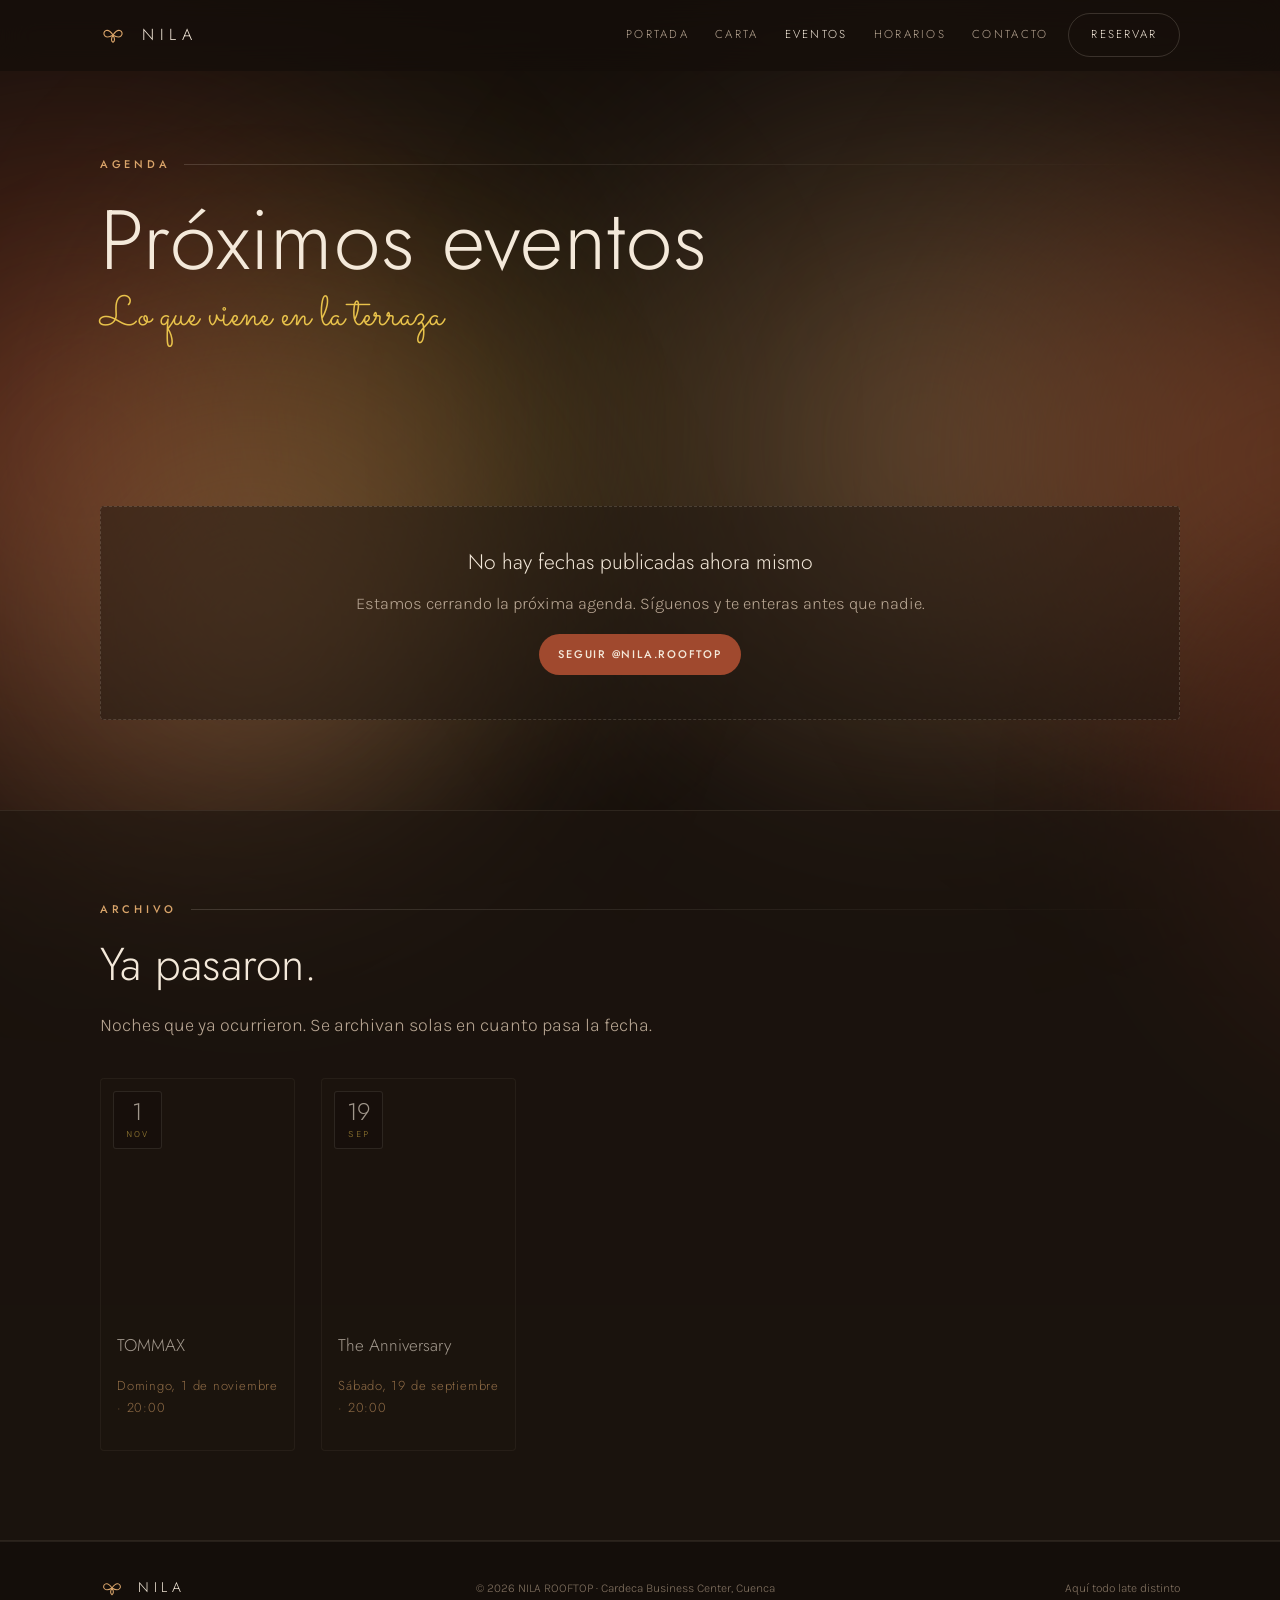
<file: archivo/sitio-estatico-v1/eventos.html>
<!doctype html>
<html lang="es">
<head>
<meta charset="utf-8">
<meta name="viewport" content="width=device-width, initial-scale=1, viewport-fit=cover">
<title>Eventos — NILA ROOFTOP</title>
<meta name="description" content="Próximos eventos en NILA ROOFTOP: DJ sets, fiestas y noches especiales en la terraza. Cuenca, Ecuador.">
<link rel="icon" href="img/logo.jpg">

<link rel="preconnect" href="https://fonts.googleapis.com">
<link rel="preconnect" href="https://fonts.gstatic.com" crossorigin>
<link rel="stylesheet" href="https://fonts.googleapis.com/css2?family=Jost:wght@200;300;400;500;600&family=Karla:wght@300;400;500;600&family=Sacramento&display=swap">

<style>
/* ══════════════════════════════════════════════════════════
   NILA ROOFTOP · Eventos
   Misma paleta que la portada: terracota, arena, crema y el
   amarillo marcador de los flyers.
   ══════════════════════════════════════════════════════════ */
:root{
  --ground:#150F0B; --ground-2:#1F1710; --ground-3:#2B1F16;
  --terra:#A0492E; --terra-dk:#7C3521; --ember:#C9663C;
  --sand:#D9A46A; --cream:#F4E9DA; --gold:#E8C24B;
  --paper:#F4E9DA; --ink:#2A1D14;
  --text:#F4E9DA; --muted:#B9A794; --faint:#857463;
  --line:rgba(244,233,218,.16); --line-soft:rgba(244,233,218,.08);
  --ok:#79B58A;
  --gutter:clamp(20px,5vw,60px); --maxw:1200px;
  --f-brand:"Jost","Futura","Century Gothic",system-ui,sans-serif;
  --f-body:"Karla","Helvetica Neue",Arial,sans-serif;
  --f-script:"Sacramento","Segoe Script",cursive;
  color-scheme:dark;
}
*,*::before,*::after{ box-sizing:border-box; }
html{ scroll-behavior:smooth; }
@media (prefers-reduced-motion: reduce){
  html{ scroll-behavior:auto; }
  *{ animation-duration:.001ms !important; animation-iteration-count:1 !important; transition-duration:.001ms !important; }
}
body{
  margin:0; background:var(--ground); color:var(--text);
  font-family:var(--f-body); font-weight:300;
  font-size:clamp(15px,.35vw + 14px,16.5px); line-height:1.7;
  -webkit-font-smoothing:antialiased; overflow-x:hidden;
}
img{ max-width:100%; display:block; }
h1,h2,h3,h4{ font-family:var(--f-brand); font-weight:300; margin:0; line-height:1.1; text-wrap:balance; }
.wrap{ width:100%; max-width:var(--maxw); margin-inline:auto; padding-inline:var(--gutter); }
.section{ padding-block:clamp(56px,7vw,96px); position:relative; z-index:1; }
.eyebrow{
  font-family:var(--f-brand); font-size:11px; letter-spacing:.34em; text-transform:uppercase;
  color:var(--sand); font-weight:500; margin:0 0 20px; display:flex; align-items:center; gap:14px;
}
.eyebrow::after{ content:""; flex:1; height:1px; background:linear-gradient(90deg,var(--line),transparent); }
.h2{ font-size:clamp(27px,4.4vw,46px); font-weight:300; }
.lede{ color:var(--muted); max-width:60ch; font-size:clamp(15.5px,.4vw + 14.5px,18px); margin:20px 0 0; }
.mark{ background:var(--gold); color:#1B1408; padding:1px 8px 2px; font-weight:500; }

/* ── fondo vivo (igual que la portada) ── */
#bg{ position:fixed; inset:-45vh -45vw; z-index:0; pointer-events:none; overflow:hidden; }
#bg b{ position:absolute; display:block; border-radius:50%; filter:blur(72px); will-change:transform; }
#bg .b1{ width:80vw; height:80vw; left:4%;  top:10%; background:radial-gradient(circle, rgba(160,73,46,.85), transparent 66%); }
#bg .b2{ width:64vw; height:64vw; left:60%; top:18%; background:radial-gradient(circle, rgba(217,164,106,.58), transparent 66%); }
#bg .b3{ width:72vw; height:72vw; left:56%; top:30%; background:radial-gradient(circle, rgba(201,102,60,.68), transparent 66%); }
#bg .b4{ width:54vw; height:54vw; left:10%; top:36%; background:radial-gradient(circle, rgba(232,194,75,.32), transparent 66%); }
#bg .b5{ width:76vw; height:76vw; left:50%; top:42%; background:radial-gradient(circle, rgba(124,53,33,.82), transparent 66%); }
#bg .b6{ width:58vw; height:58vw; left:8%;  top:48%; background:radial-gradient(circle, rgba(217,164,106,.48), transparent 66%); }
#bg::after{ content:""; position:absolute; inset:0; background:rgba(21,15,11,.32); }
@media (max-width:700px){ #bg b{ filter:blur(58px); } #bg .b4, #bg .b6{ display:none; } }
@media (prefers-reduced-motion: reduce){ #bg b{ transform:none !important; } }

/* ── NAV ── */
.nav{
  position:sticky; top:env(safe-area-inset-top,0px); z-index:70;
  background:rgba(21,15,11,.72); backdrop-filter:blur(16px); -webkit-backdrop-filter:blur(16px);
  border-bottom:1px solid transparent; transition:background .3s, border-color .3s;
}
.nav.stuck{ background:rgba(21,15,11,.95); border-bottom-color:var(--line-soft); }
.nav-in{ display:flex; align-items:center; gap:20px; height:70px; }
.nav-logo{ display:flex; align-items:center; gap:11px; text-decoration:none; color:var(--text); }
.nav-logo svg{ width:26px; height:26px; color:var(--sand); flex:none; }
.nav-logo b{ font-family:var(--f-brand); font-weight:300; font-size:16px; letter-spacing:.34em; padding-left:.34em; }
.nav-links{ display:flex; gap:26px; margin-left:auto; }
.nav-links a{
  font-family:var(--f-brand); font-size:11.5px; letter-spacing:.2em; text-transform:uppercase;
  color:var(--muted); text-decoration:none; padding:8px 0; transition:color .25s;
}
.nav-links a:hover, .nav-links a[aria-current]{ color:var(--text); }
.nav-cta{
  margin-left:auto; font-family:var(--f-brand); font-size:11.5px; letter-spacing:.18em; text-transform:uppercase;
  text-decoration:none; padding:11px 22px; border:1px solid var(--line); border-radius:999px;
  color:var(--text); transition:background .25s, border-color .25s; white-space:nowrap;
}
.nav-cta:hover{ background:var(--terra); border-color:var(--terra); }
.nav-links + .nav-cta{ margin-left:0; }
@media (max-width:860px){ .nav-links{ display:none; } }

.btn{
  display:inline-flex; align-items:center; gap:10px; cursor:pointer;
  font-family:var(--f-brand); font-size:12px; letter-spacing:.16em; text-transform:uppercase; font-weight:500;
  padding:14px 26px; border-radius:999px; text-decoration:none; border:1px solid transparent;
  transition:transform .18s, background .25s, border-color .25s, color .25s;
}
.btn:active{ transform:translateY(1px); }
.btn-solid{ background:var(--cream); color:var(--ink); }
.btn-solid:hover{ background:#fff; }
.btn-terra{ background:var(--terra); color:var(--cream); }
.btn-terra:hover{ background:var(--ember); }
.btn-line{ border-color:var(--line); color:var(--text); background:rgba(21,15,11,.35); }
.btn-line:hover{ border-color:var(--cream); }
.btn-sm{ padding:10px 18px; font-size:11px; }
a:focus-visible, button:focus-visible, input:focus-visible, select:focus-visible, textarea:focus-visible{
  outline:2px solid var(--gold); outline-offset:3px;
}

/* ── CABECERA ── */
.cab{ position:relative; z-index:1; padding-block:clamp(50px,8vw,84px) clamp(30px,4vw,44px); }
.cab h1{ font-size:clamp(38px,8vw,84px); letter-spacing:.01em; }
.cab .sub{ font-family:var(--f-script); font-size:clamp(26px,4.6vw,42px); color:var(--gold); margin:10px 0 0; line-height:1; }

/* ── DESTACADO: el próximo evento ── */
.prox{
  position:relative; z-index:1; margin-top:clamp(28px,4vw,44px);
  display:grid; grid-template-columns:minmax(0,.85fr) minmax(0,1.15fr);
  gap:clamp(22px,3.4vw,46px); align-items:center;
  background:rgba(31,23,16,.72); border:1px solid var(--line); border-radius:4px;
  padding:clamp(18px,2.6vw,28px);
}
@media (max-width:820px){ .prox{ grid-template-columns:1fr; } }
.prox .flyer{ aspect-ratio:4/5; }
.prox .datos .k{
  font-family:var(--f-brand); font-size:10px; letter-spacing:.3em; text-transform:uppercase;
  color:var(--gold); margin:0 0 12px;
}
.prox .datos h2{ font-size:clamp(28px,4.6vw,50px); margin:0 0 6px; }
.prox .datos .cuando{ font-family:var(--f-brand); font-size:clamp(16px,2vw,21px); color:var(--sand); margin:0 0 16px; }
.prox .datos p{ color:var(--muted); margin:0 0 20px; }

/* cuenta atrás */
.reloj{ display:flex; gap:10px; flex-wrap:wrap; margin:0 0 22px; }
.reloj div{
  background:rgba(21,15,11,.6); border:1px solid var(--line-soft); border-radius:3px;
  padding:10px 14px; text-align:center; min-width:66px;
}
.reloj b{ display:block; font-family:var(--f-brand); font-weight:300; font-size:26px; font-variant-numeric:tabular-nums; line-height:1; }
.reloj span{ font-size:9.5px; letter-spacing:.2em; text-transform:uppercase; color:var(--faint); }
.reloj.hoy b{ color:var(--gold); }

/* ── LISTA DE EVENTOS ── */
.lista{ display:grid; grid-template-columns:repeat(auto-fill,minmax(min(100%,290px),1fr)); gap:clamp(16px,2.4vw,26px); margin-top:38px; }
.ev{
  background:rgba(31,23,16,.66); border:1px solid var(--line-soft); border-radius:4px;
  overflow:hidden; display:flex; flex-direction:column; position:relative;
  transition:border-color .3s, transform .3s;
}
.ev:hover{ border-color:var(--sand); transform:translateY(-3px); }
.ev .flyer{ aspect-ratio:4/5; }
.ev .cuerpo{ padding:20px 20px 22px; display:flex; flex-direction:column; gap:8px; flex:1; }
.ev h3{ font-size:22px; }
.ev .cuando{ font-family:var(--f-brand); font-size:13px; letter-spacing:.06em; color:var(--sand); }
.ev .desc{ font-size:14px; color:var(--muted); margin:0; }
.ev .pie{ margin-top:auto; padding-top:14px; display:flex; flex-wrap:wrap; gap:8px; align-items:center; }
.ev .entrada{
  font-family:var(--f-brand); font-size:10px; letter-spacing:.18em; text-transform:uppercase;
  background:var(--gold); color:#1B1408; padding:5px 11px;
}
.gen{ display:flex; flex-wrap:wrap; gap:6px; }
.gen span{
  font-size:10.5px; letter-spacing:.12em; text-transform:uppercase; color:var(--muted);
  border:1px solid var(--line-soft); border-radius:999px; padding:4px 10px;
}
/* cinta de fecha sobre el flyer */
.fecha-cinta{
  position:absolute; top:12px; left:12px; z-index:4; text-align:center;
  background:rgba(21,15,11,.86); backdrop-filter:blur(6px);
  border:1px solid var(--line); border-radius:3px; padding:8px 12px 7px; line-height:1;
}
.fecha-cinta b{ display:block; font-family:var(--f-brand); font-weight:300; font-size:24px; }
.fecha-cinta span{ font-size:9.5px; letter-spacing:.2em; text-transform:uppercase; color:var(--gold); }

/* marco de imagen, con revelado y parallax como en la portada */
.flyer{ position:relative; overflow:hidden; background:var(--ground-3); }
.flyer img{
  position:absolute; left:0; top:-9%; width:100%; height:118%;
  object-fit:cover; will-change:transform;
  transform:translate3d(0, var(--py,0px), 0);
  transition:scale .7s cubic-bezier(.2,.7,.3,1), filter .7s ease;
}
.flyer::after{ content:""; position:absolute; inset:0; box-shadow:inset 0 0 0 1px var(--line-soft); pointer-events:none; z-index:3; }
.flyer::before{
  content:""; position:absolute; inset:0; z-index:2; pointer-events:none;
  background:linear-gradient(104deg, transparent 36%, rgba(244,233,218,.26) 47%, rgba(232,194,75,.16) 52%, transparent 62%);
  transform:translateX(-130%); transition:transform 1s cubic-bezier(.3,.7,.3,1);
}
.ev:hover .flyer::before, .prox:hover .flyer::before{ transform:translateX(130%); }
.ev:hover .flyer img{ scale:1.07; filter:saturate(1.12) brightness(1.04); }
@media (prefers-reduced-motion: no-preference){
  .js .flyer{ clip-path:inset(0 0 100% 0); transition:clip-path 1.05s cubic-bezier(.16,.84,.26,1); }
  .js .flyer.visto{ clip-path:inset(0 0 0 0); }
  .js .flyer img{ scale:1.12; transition:scale 1.4s cubic-bezier(.16,.84,.26,1), filter .7s ease; }
  .js .flyer.visto img{ scale:1; }
}
.flyer.sin-foto{ background:linear-gradient(152deg,#C98B52,#A0492E 52%,#5A2718); }
.flyer.sin-foto img{ display:none; }
.flyer .hueco{ display:none; position:absolute; inset:0; align-items:center; justify-content:center; flex-direction:column; gap:8px; padding:18px; text-align:center; }
.flyer.sin-foto .hueco{ display:flex; }
.flyer .hueco svg{ width:26px; height:26px; color:var(--cream); opacity:.9; }
.flyer .hueco span{ font-family:var(--f-brand); font-size:10px; letter-spacing:.22em; text-transform:uppercase; color:rgba(244,233,218,.85); }

/* ── ARCHIVO ── */
.pasados{ background:rgba(31,23,16,.6); border-block:1px solid var(--line-soft); }
.pasados .lista{ grid-template-columns:repeat(auto-fill,minmax(min(100%,190px),1fr)); }
.pasados .ev{ opacity:.62; transition:opacity .3s, border-color .3s; }
.pasados .ev:hover{ opacity:1; transform:none; }
.pasados .ev .cuerpo{ padding:15px 16px 17px; }
.pasados .ev h3{ font-size:17px; }
.pasados .ev .desc, .pasados .ev .pie{ display:none; }

.vacio{
  margin-top:34px; padding:38px 28px; text-align:center;
  border:1px dashed var(--line); border-radius:4px; background:rgba(31,23,16,.5);
}
.vacio p{ margin:0 0 6px; color:var(--muted); }
.vacio b{ font-family:var(--f-brand); font-weight:300; font-size:21px; color:var(--text); display:block; margin-bottom:10px; }

/* ── AVISOS / PANEL ── */
.panel{
  position:relative; z-index:1; margin-top:44px;
  background:rgba(21,15,11,.82); border:1px solid var(--gold); border-radius:4px;
  padding:clamp(20px,3vw,30px);
}
.panel > h3{ font-size:22px; margin:0 0 4px; }
.panel .aclara{ font-size:13px; color:var(--muted); margin:0 0 22px; }
.campos{ display:grid; grid-template-columns:repeat(auto-fit,minmax(min(100%,200px),1fr)); gap:15px; }
.campo{ display:flex; flex-direction:column; gap:7px; }
.campo.ancho{ grid-column:1/-1; }
.campo label{ font-family:var(--f-brand); font-size:10px; letter-spacing:.22em; text-transform:uppercase; color:var(--faint); font-weight:500; }
.campo input, .campo textarea, .campo select{
  font-family:var(--f-body); font-size:15px; font-weight:300; color:var(--text);
  background:var(--ground-2); border:1px solid var(--line-soft); border-radius:3px;
  padding:11px 13px; width:100%;
}
.campo textarea{ resize:vertical; min-height:70px; }
.campo input[type=file]{ padding:9px; font-size:13px; }
.panel-acciones{ display:flex; flex-wrap:wrap; gap:11px; margin-top:20px; align-items:center; }
.estado{ font-size:13px; color:var(--muted); }
.estado.ok{ color:var(--ok); }
.estado.mal{ color:var(--ember); }
.admin-lista{ margin-top:24px; border-top:1px solid var(--line-soft); }
.admin-fila{
  display:flex; gap:12px; align-items:center; justify-content:space-between;
  padding:11px 0; border-bottom:1px solid var(--line-soft); font-size:14px; flex-wrap:wrap;
}
.admin-fila .t{ color:var(--text); }
.admin-fila .f{ color:var(--faint); font-variant-numeric:tabular-nums; font-size:13px; }
.mini{
  font-family:var(--f-brand); font-size:10px; letter-spacing:.14em; text-transform:uppercase;
  background:transparent; border:1px solid var(--line); color:var(--muted);
  border-radius:999px; padding:6px 13px; cursor:pointer; transition:all .2s;
}
.mini:hover{ color:var(--text); border-color:var(--cream); }
.mini.peligro:hover{ color:var(--ember); border-color:var(--ember); }

/* ── PIE ── */
.foot{ border-top:1px solid var(--line-soft); padding-block:34px; background:rgba(21,15,11,.74); position:relative; z-index:1; }
.foot-in{ display:flex; flex-wrap:wrap; gap:16px 26px; align-items:center; justify-content:space-between; }
.foot-logo{ display:flex; align-items:center; gap:10px; }
.foot-logo svg{ width:24px; height:24px; color:var(--sand); }
.foot-logo b{ font-family:var(--f-brand); font-weight:300; font-size:14px; letter-spacing:.32em; padding-left:.32em; }
.foot p{ margin:0; font-size:12px; color:var(--faint); }
</style>
</head>
<body>

<div id="bg" aria-hidden="true"><b class="b1"></b><b class="b2"></b><b class="b3"></b><b class="b4"></b><b class="b5"></b><b class="b6"></b></div>

<nav class="nav" id="nav">
  <div class="wrap nav-in">
    <a class="nav-logo" href="index.html">
      <svg viewBox="0 0 64 56" fill="none" stroke="currentColor" stroke-width="2.8" aria-hidden="true">
        <path d="M32 28c-6-9-11-13-17-11-6 2-7 9-3 13 4 4 12 3 20-2z" stroke-linejoin="round"/>
        <path d="M32 28c6-9 11-13 17-11 6 2 7 9 3 13-4 4-12 3-20-2z" stroke-linejoin="round"/>
        <path d="M32 28c-5 8-5 15 0 18 5-3 5-10 0-18z" stroke-linejoin="round"/>
      </svg>
      <b>NILA</b>
    </a>
    <div class="nav-links">
      <a href="index.html">Portada</a>
      <a href="index.html#carta">Carta</a>
      <a href="eventos.html" aria-current="page">Eventos</a>
      <a href="index.html#visita">Horarios</a>
      <a href="index.html#contacto">Contacto</a>
    </div>
    <a class="nav-cta" href="index.html#reserva">Reservar</a>
  </div>
</nav>

<header class="cab">
  <div class="wrap">
    <p class="eyebrow">Agenda</p>
    <h1>Próximos eventos</h1>
    <p class="sub">Lo que viene en la terraza</p>
  </div>
</header>

<!-- El próximo evento, destacado -->
<div class="wrap"><div id="destacado"></div></div>

<section class="section">
  <div class="wrap">
    <div id="zona-proximos"></div>
  </div>
</section>

<section class="section pasados" id="archivo" hidden>
  <div class="wrap">
    <p class="eyebrow">Archivo</p>
    <h2 class="h2">Ya pasaron.</h2>
    <p class="lede">Noches que ya ocurrieron. Se archivan solas en cuanto pasa la fecha.</p>
    <div class="lista" id="zona-pasados"></div>
  </div>
</section>

<!-- Panel de administración: solo aparece si eres el propietario -->
<section class="section" id="zona-panel" hidden>
  <div class="wrap">
    <div class="panel">
      <h3>Añadir un evento</h3>
      <p class="aclara">Solo tú ves esto. Al publicar, la página se guarda con el evento nuevo y todo el mundo lo ve.</p>
      <form id="form-evento">
        <div class="campos">
          <div class="campo ancho">
            <label for="e-titulo">Nombre del evento</label>
            <input id="e-titulo" type="text" placeholder="TOMMAX, The Anniversary…" required>
          </div>
          <div class="campo">
            <label for="e-fecha">Fecha</label>
            <input id="e-fecha" type="date" required>
          </div>
          <div class="campo">
            <label for="e-hora">Hora</label>
            <input id="e-hora" type="time" value="20:00" required>
          </div>
          <div class="campo">
            <label for="e-entrada">Entrada</label>
            <input id="e-entrada" type="text" placeholder="Entrada libre, Cover $10…">
          </div>
          <div class="campo">
            <label for="e-generos">Géneros (separados por coma)</label>
            <input id="e-generos" type="text" placeholder="House, Reggaetón, Crossover">
          </div>
          <div class="campo ancho">
            <label for="e-desc">Descripción</label>
            <textarea id="e-desc" placeholder="Artistas invitados, ambientes, promos…"></textarea>
          </div>
          <div class="campo ancho">
            <label for="e-imagen">Flyer (se reduce solo antes de guardarse)</label>
            <input id="e-imagen" type="file" accept="image/*">
          </div>
        </div>
        <div class="panel-acciones">
          <button class="btn btn-terra" type="submit" id="btn-guardar">Publicar evento</button>
          <button class="btn btn-line btn-sm" type="button" id="btn-limpiar">Limpiar</button>
          <span class="estado" id="estado-panel"></span>
        </div>
      </form>
      <div class="admin-lista" id="admin-lista"></div>
    </div>
  </div>
</section>

<footer class="foot">
  <div class="wrap foot-in">
    <span class="foot-logo">
      <svg viewBox="0 0 64 56" fill="none" stroke="currentColor" stroke-width="2.8" aria-hidden="true">
        <path d="M32 28c-6-9-11-13-17-11-6 2-7 9-3 13 4 4 12 3 20-2z" stroke-linejoin="round"/>
        <path d="M32 28c6-9 11-13 17-11 6 2 7 9 3 13-4 4-12 3-20-2z" stroke-linejoin="round"/>
        <path d="M32 28c-5 8-5 15 0 18 5-3 5-10 0-18z" stroke-linejoin="round"/>
      </svg><b>NILA</b>
    </span>
    <p>© <span id="anio"></span> NILA ROOFTOP · Cardeca Business Center, Cuenca</p>
    <p>Aquí todo late distinto</p>
  </div>
</footer>

<!-- ═══════════════════════════════════════════════════════════
     DATOS DE LOS EVENTOS
     Esta es la única fuente de verdad. El panel la reescribe al
     publicar; yo también puedo editarla a mano desde el chat.
     fecha: AAAA-MM-DD · hora: HH:MM (24h)
     ═══════════════════════════════════════════════════════════ -->
<script id="eventos-datos" type="application/json">
[
  {
    "id": "aniversario-2026",
    "titulo": "The Anniversary",
    "fecha": "2026-09-19",
    "hora": "20:00",
    "entrada": "Welcome drinks",
    "generos": ["Crossover", "Reggaetón"],
    "descripcion": "Dos ambientes, terraza e interior. Activaciones con welcome drinks, promos en barra toda la noche, photobooth y alfombra roja.",
    "imagen": "img/evento-aniversario.jpg"
  },
  {
    "id": "tommax-noviembre",
    "titulo": "TOMMAX",
    "fecha": "2026-11-01",
    "hora": "20:00",
    "entrada": "Consultar por WhatsApp",
    "generos": ["House", "Reggaetón", "Crossover"],
    "descripcion": "From Río de Janeiro to the City of Four Rivers. Con DJ Tou y DJ Fer Andrade. Its independence season.",
    "imagen": "img/evento-tommax.jpg"
  }
]
</script>

<script>
document.documentElement.classList.add('js');

/* ══════════════════════════════════════════════════════════
   CONFIGURACIÓN
   ══════════════════════════════════════════════════════════ */
const WHATSAPP = "593984958228";
const NOMBRE   = "NILA ROOFTOP";

/* La plantilla de la página se inyecta al publicar el artefacto.
   Mientras valga el marcador de abajo, el panel de autoservicio
   queda desactivado (es el caso del archivo suelto y de Vercel). */
const PLANTILLA = "@@PLANTILLA@@";

const $  = (s,c=document) => c.querySelector(s);
const $$ = (s,c=document) => [...c.querySelectorAll(s)];

$('#anio').textContent = new Date().getFullYear();

/* ══════════════════════════════════════════════════════════
   1) Leer, validar y ordenar los eventos
   ══════════════════════════════════════════════════════════ */
function leerEventos(){
  try {
    const crudo = JSON.parse($('#eventos-datos').textContent);
    if (!Array.isArray(crudo)) return [];
    return crudo.filter(e => e && e.titulo && e.fecha);
  } catch (err){
    console.error('No se pudieron leer los eventos:', err);
    return [];
  }
}

let EVENTOS = leerEventos();

const cuandoDe = e => new Date(e.fecha + 'T' + (e.hora || '20:00') + ':00');

/* Un evento sigue contando como "próximo" hasta 6 horas después de
   empezar: quien entra a medianoche durante la fiesta debe seguir
   viéndola en cartel, no en el archivo. */
function reparte(lista){
  const corte = Date.now() - 6 * 3600 * 1000;
  const proximos = [], pasados = [];
  for (const e of lista){
    const t = cuandoDe(e).getTime();
    if (isNaN(t)) continue;
    (t >= corte ? proximos : pasados).push(e);
  }
  proximos.sort((a,b) => cuandoDe(a) - cuandoDe(b));   // el más cercano primero
  pasados.sort((a,b) => cuandoDe(b) - cuandoDe(a));    // el más reciente primero
  return { proximos, pasados };
}

/* ══════════════════════════════════════════════════════════
   2) Formato de fechas en español
   ══════════════════════════════════════════════════════════ */
const MESES = ['ene','feb','mar','abr','may','jun','jul','ago','sep','oct','nov','dic'];

function fechaLarga(e){
  const d = cuandoDe(e);
  const txt = d.toLocaleDateString('es-EC', { weekday:'long', day:'numeric', month:'long' });
  return txt.charAt(0).toUpperCase() + txt.slice(1) + ' · ' + (e.hora || '20:00');
}
function esHoy(e){
  const d = cuandoDe(e), h = new Date();
  return d.getDate() === h.getDate() && d.getMonth() === h.getMonth() && d.getFullYear() === h.getFullYear();
}
const escapa = s => String(s == null ? '' : s)
  .replace(/&/g,'&amp;').replace(/</g,'&lt;').replace(/>/g,'&gt;')
  .replace(/"/g,'&quot;').replace(/'/g,'&#39;');

const HUECO = '<div class="hueco"><svg viewBox="0 0 24 24" fill="none" stroke="currentColor" stroke-width="1.3">' +
  '<rect x="3" y="4" width="18" height="16" rx="2"/><circle cx="9" cy="10" r="2"/><path d="m3 17 5-4 4 3 3-2 6 5"/>' +
  '</svg><span>Sin flyer todavía</span></div>';

function marcoFlyer(e, conCinta){
  const d = cuandoDe(e);
  const cinta = conCinta
    ? '<div class="fecha-cinta"><b>' + d.getDate() + '</b><span>' + MESES[d.getMonth()] + '</span></div>'
    : '';
  const img = e.imagen
    ? '<img src="' + escapa(e.imagen) + '" alt="Flyer de ' + escapa(e.titulo) + '" loading="lazy">'
    : '';
  return cinta + '<div class="flyer' + (e.imagen ? '' : ' sin-foto') + '">' + img + HUECO + '</div>';
}

function enlaceReserva(e){
  const msg = '¡Hola ' + NOMBRE + '! Quiero reservar para "' + e.titulo + '" el ' + fechaLarga(e) + '.';
  return 'https://wa.me/' + WHATSAPP + '?text=' + encodeURIComponent(msg);
}

/* ══════════════════════════════════════════════════════════
   3) Pintar la página
   ══════════════════════════════════════════════════════════ */
let temporizador = null;

function pintar(){
  const { proximos, pasados } = reparte(EVENTOS);
  const dest = $('#destacado'), zonaP = $('#zona-proximos'), zonaA = $('#zona-pasados');

  if (temporizador){ clearInterval(temporizador); temporizador = null; }

  // ── El más cercano, destacado ──
  if (proximos.length){
    const e = proximos[0];
    dest.innerHTML =
      '<div class="prox">' + marcoFlyer(e, false) +
        '<div class="datos">' +
          '<p class="k">' + (esHoy(e) ? 'Es hoy' : 'El próximo') + '</p>' +
          '<h2>' + escapa(e.titulo) + '</h2>' +
          '<p class="cuando">' + escapa(fechaLarga(e)) + '</p>' +
          '<div class="reloj" id="reloj"></div>' +
          (e.descripcion ? '<p>' + escapa(e.descripcion) + '</p>' : '') +
          (e.generos && e.generos.length
            ? '<div class="gen" style="margin-bottom:20px">' + e.generos.map(g => '<span>' + escapa(g) + '</span>').join('') + '</div>'
            : '') +
          '<div style="display:flex;flex-wrap:wrap;gap:11px">' +
            '<a class="btn btn-solid" href="' + enlaceReserva(e) + '" target="_blank" rel="noopener">Reservar para esta noche</a>' +
            '<a class="btn btn-line" href="https://www.instagram.com/nila.rooftop/" target="_blank" rel="noopener">Ver en Instagram</a>' +
          '</div>' +
        '</div>' +
      '</div>';
    arrancaReloj(cuandoDe(e));
  } else {
    dest.innerHTML = '';
  }

  // ── El resto de próximos ──
  const resto = proximos.slice(1);
  if (resto.length){
    zonaP.innerHTML =
      '<p class="eyebrow">Agenda</p>' +
      '<h2 class="h2">Y después.</h2>' +
      '<div class="lista">' + resto.map(tarjeta).join('') + '</div>';
  } else if (proximos.length){
    zonaP.innerHTML =
      '<div class="vacio"><b>Por ahora solo esa fecha</b>' +
      '<p>En cuanto cerremos las siguientes aparecen aquí. Las anunciamos primero en Instagram.</p>' +
      '<p style="margin-top:16px"><a class="btn btn-line btn-sm" href="https://www.instagram.com/nila.rooftop/" target="_blank" rel="noopener">Seguir @nila.rooftop</a></p></div>';
  } else {
    zonaP.innerHTML =
      '<div class="vacio"><b>No hay fechas publicadas ahora mismo</b>' +
      '<p>Estamos cerrando la próxima agenda. Síguenos y te enteras antes que nadie.</p>' +
      '<p style="margin-top:16px"><a class="btn btn-terra btn-sm" href="https://www.instagram.com/nila.rooftop/" target="_blank" rel="noopener">Seguir @nila.rooftop</a></p></div>';
  }

  // ── Archivo ──
  $('#archivo').hidden = pasados.length === 0;
  zonaA.innerHTML = pasados.map(e => tarjeta(e, true)).join('');

  refrescarFlyers();
  pintarAdmin();
}

function tarjeta(e, esPasado){
  return '<article class="ev">' + marcoFlyer(e, true) +
    '<div class="cuerpo">' +
      '<h3>' + escapa(e.titulo) + '</h3>' +
      '<p class="cuando">' + escapa(fechaLarga(e)) + '</p>' +
      (e.descripcion ? '<p class="desc">' + escapa(e.descripcion) + '</p>' : '') +
      '<div class="pie">' +
        (e.entrada ? '<span class="entrada">' + escapa(e.entrada) + '</span>' : '') +
        (e.generos && e.generos.length
          ? '<div class="gen">' + e.generos.map(g => '<span>' + escapa(g) + '</span>').join('') + '</div>'
          : '') +
        (esPasado ? '' : '<a class="btn btn-line btn-sm" style="margin-top:8px" href="' + enlaceReserva(e) + '" target="_blank" rel="noopener">Reservar</a>') +
      '</div>' +
    '</div></article>';
}

/* ── Cuenta atrás ── */
function arrancaReloj(cuando){
  const caja = $('#reloj'); if (!caja) return;
  function tic(){
    let falta = cuando.getTime() - Date.now();
    if (falta <= 0){
      caja.className = 'reloj hoy';
      caja.innerHTML = '<div style="min-width:auto;padding:12px 18px"><b style="font-size:19px">Está pasando ahora</b></div>';
      return;
    }
    const d = Math.floor(falta / 86400000);
    const h = Math.floor(falta % 86400000 / 3600000);
    const m = Math.floor(falta % 3600000 / 60000);
    const s = Math.floor(falta % 60000 / 1000);
    caja.className = 'reloj' + (d === 0 ? ' hoy' : '');
    caja.innerHTML =
      (d > 0 ? '<div><b>' + d + '</b><span>' + (d === 1 ? 'día' : 'días') + '</span></div>' : '') +
      '<div><b>' + String(h).padStart(2,'0') + '</b><span>horas</span></div>' +
      '<div><b>' + String(m).padStart(2,'0') + '</b><span>min</span></div>' +
      (d === 0 ? '<div><b>' + String(s).padStart(2,'0') + '</b><span>seg</span></div>' : '');
  }
  tic();
  temporizador = setInterval(tic, 1000);
}

/* ══════════════════════════════════════════════════════════
   4) Animación de los flyers (revelado + parallax)
   ══════════════════════════════════════════════════════════ */
let marcos = [];
function refrescarFlyers(){
  marcos = $$('.flyer');
  const quieto = matchMedia('(prefers-reduced-motion: reduce)').matches;

  marcos.forEach(m => {
    const img = m.querySelector('img');
    if (img && !img.dataset.vigilado){
      img.dataset.vigilado = '1';
      const fallo = () => m.classList.add('sin-foto');
      if (img.complete){ if (!img.naturalWidth) fallo(); }
      else img.addEventListener('error', fallo, { once:true });
    }
  });

  if (quieto || !('IntersectionObserver' in window)){
    marcos.forEach(m => m.classList.add('visto'));
  } else {
    const io = new IntersectionObserver((es,obs) => es.forEach(en => {
      if (en.isIntersecting){ en.target.classList.add('visto'); obs.unobserve(en.target); }
    }), { rootMargin:'0px 0px -8% 0px', threshold:.12 });
    marcos.forEach(m => { if (!m.classList.contains('visto')) io.observe(m); });
    setTimeout(() => marcos.forEach(m => m.classList.add('visto')), 3000);
  }
  mover();
}

let pendiente = false;
function mover(){
  pendiente = false;
  const alto = window.innerHeight;
  if (!alto) return;
  for (const m of marcos){
    const img = m.querySelector('img');
    if (!img) continue;
    const r = m.getBoundingClientRect();
    if (!r.height) continue;
    if (r.bottom < -80 || r.top > alto + 80) continue;
    const avance = (r.top + r.height) / (alto + r.height);
    img.style.setProperty('--py', ((1 - avance * 2) * r.height * 0.075).toFixed(1) + 'px');
  }
}
function pedirMover(){ if (!pendiente){ pendiente = true; requestAnimationFrame(mover); } }

/* ══════════════════════════════════════════════════════════
   5) Fondo vivo y nav
   ══════════════════════════════════════════════════════════ */
(function fondoVivo(){
  const root = document.documentElement;
  if (matchMedia('(prefers-reduced-motion: reduce)').matches) return;
  const FOCOS = [
    { s:'.b1', ax:26, ay:20, fx:1.0, fy:0.7, px:0.00, py:0.00, gx: 1, esc:.20, giro: 26 },
    { s:'.b2', ax:32, ay:24, fx:0.7, fy:1.2, px:1.90, py:0.80, gx:-1, esc:.16, giro:-34 },
    { s:'.b3', ax:29, ay:18, fx:1.4, fy:0.9, px:3.10, py:2.20, gx:-1, esc:.22, giro: 40 },
    { s:'.b4', ax:34, ay:26, fx:0.9, fy:1.5, px:0.90, py:4.00, gx: 1, esc:.18, giro:-22 },
    { s:'.b5', ax:24, ay:22, fx:1.2, fy:0.6, px:4.40, py:1.40, gx:-1, esc:.24, giro: 30 },
    { s:'.b6', ax:36, ay:20, fx:0.6, fy:1.1, px:2.40, py:3.30, gx: 1, esc:.14, giro:-18 }
  ];
  FOCOS.forEach(f => { f.el = document.querySelector('#bg ' + f.s); });
  const TAU = Math.PI * 2;
  let destino = 0, actual = 0, corriendo = false, t0 = performance.now();
  function medir(){ destino = window.scrollY || 0; arrancar(); }
  function arrancar(){ if (!corriendo){ corriendo = true; requestAnimationFrame(animar); } }
  function animar(ahora){
    actual += (destino - actual) * 0.085;
    const enMov = Math.abs(destino - actual) > 0.4;
    if (!enMov) actual = destino;
    const alto = Math.max(1, document.documentElement.scrollHeight - window.innerHeight);
    const p = Math.min(1, Math.max(0, actual / alto));
    const t = (ahora - t0) / 1000;
    for (const f of FOCOS){
      if (!f.el) continue;
      const x = f.gx * f.ax * Math.sin(p * f.fx * TAU + f.px + t * 0.05);
      const y =        f.ay * Math.cos(p * f.fy * TAU + f.py + t * 0.04);
      const e = 1 + f.esc * Math.sin(p * TAU + f.px);
      f.el.style.transform = 'translate3d(' + x.toFixed(2) + 'vw,' + y.toFixed(2) + 'vh,0) rotate(' +
        (f.giro * p).toFixed(1) + 'deg) scale(' + e.toFixed(3) + ')';
    }
    if (enMov) requestAnimationFrame(animar);
    else { corriendo = false; setTimeout(arrancar, 90); }
  }
  addEventListener('scroll', medir, { passive:true });
  addEventListener('resize', medir, { passive:true });
  medir();
})();

addEventListener('scroll', () => {
  $('#nav').classList.toggle('stuck', scrollY > 40);
  pedirMover();
}, { passive:true });
addEventListener('resize', pedirMover, { passive:true });

/* ══════════════════════════════════════════════════════════
   6) Panel de autoservicio
   Solo se activa en el artefacto publicado y solo para quien
   puede editarlo. En el archivo suelto no aparece siquiera.
   ══════════════════════════════════════════════════════════ */
(async function panel(){
  if (!window.claude || typeof window.claude.use !== 'function') return;
  if (PLANTILLA === '@@PLANTILLA@@') return;          // versión sin plantilla inyectada

  const artifact = await window.claude.use('artifact');
  if (!artifact) return;                               // no concedido: vista de solo lectura

  const zona = $('#zona-panel');
  zona.hidden = false;

  const form   = $('#form-evento');
  const estado = $('#estado-panel');
  let imagenLista = '';

  function avisa(txt, clase){ estado.className = 'estado' + (clase ? ' ' + clase : ''); estado.textContent = txt; }

  /* Reducimos el flyer antes de incrustarlo: una foto de cámara pesa
     varios megas y la página entera tiene un tope. 900 px de ancho es
     de sobra para el tamaño en que se muestra. */
  function reduceImagen(file){
    return new Promise((ok, mal) => {
      const lector = new FileReader();
      lector.onerror = () => mal(new Error('No se pudo leer el archivo'));
      lector.onload = () => {
        const im = new Image();
        im.onerror = () => mal(new Error('Ese archivo no es una imagen válida'));
        im.onload = () => {
          const maxA = 900;
          const esc = Math.min(1, maxA / im.width);
          const c = document.createElement('canvas');
          c.width  = Math.round(im.width  * esc);
          c.height = Math.round(im.height * esc);
          c.getContext('2d').drawImage(im, 0, 0, c.width, c.height);
          ok(c.toDataURL('image/jpeg', 0.82));
        };
        im.src = lector.result;
      };
      lector.readAsDataURL(file);
    });
  }

  $('#e-imagen').addEventListener('change', async ev => {
    const f = ev.target.files && ev.target.files[0];
    if (!f){ imagenLista = ''; return; }
    avisa('Preparando el flyer…');
    try {
      imagenLista = await reduceImagen(f);
      avisa('Flyer listo (' + Math.round(imagenLista.length / 1365) + ' KB aprox.)', 'ok');
    } catch (err){ imagenLista = ''; avisa(err.message, 'mal'); }
  });

  $('#btn-limpiar').addEventListener('click', () => { form.reset(); imagenLista = ''; avisa(''); });

  form.addEventListener('submit', async ev => {
    ev.preventDefault();
    const titulo = $('#e-titulo').value.trim();
    const fecha  = $('#e-fecha').value;
    if (!titulo || !fecha){ avisa('Hacen falta al menos el nombre y la fecha.', 'mal'); return; }

    const nuevo = {
      id: titulo.toLowerCase().replace(/[^a-z0-9]+/g,'-').replace(/^-|-$/g,'') + '-' + fecha,
      titulo: titulo,
      fecha: fecha,
      hora: $('#e-hora').value || '20:00',
      entrada: $('#e-entrada').value.trim(),
      generos: $('#e-generos').value.split(',').map(s => s.trim()).filter(Boolean),
      descripcion: $('#e-desc').value.trim(),
      imagen: imagenLista
    };

    const btn = $('#btn-guardar');
    btn.disabled = true;
    avisa('Publicando…');
    try {
      await publica(EVENTOS.filter(e => e.id !== nuevo.id).concat([nuevo]));
      // Si la publicación sale bien, la plataforma recarga esta vista
      // con la versión nueva; no hace falta tocar la pantalla aquí.
    } catch (err){
      avisa(err && err.code === 'conflict'
        ? 'Alguien publicó antes que tú. La página se está recargando con esa versión; vuelve a intentarlo.'
        : 'No se pudo publicar: ' + (err && err.message ? err.message : 'error desconocido'), 'mal');
      btn.disabled = false;
    }
  });

  async function publica(lista){
    const datos = JSON.stringify(lista, null, 2)
      .replace(/</g, '\\u003c');          // evita cerrar el <script> por accidente
    const html = PLANTILLA
      .replace('"@@PLANTILLA@@"', JSON.stringify(PLANTILLA).replace(/</g, '\\u003c'))
      .replace('@@EVENTOS@@', () => datos);
    await artifact.publish(html);
  }

  /* Lista de administración: editar y borrar lo ya publicado */
  window.__pintarAdmin = function(){
    const caja = $('#admin-lista');
    if (!caja) return;
    const { proximos, pasados } = reparte(EVENTOS);
    const todos = proximos.concat(pasados);
    if (!todos.length){ caja.innerHTML = '<p class="aclara" style="margin:16px 0 0">Todavía no hay eventos.</p>'; return; }
    caja.innerHTML = todos.map(e =>
      '<div class="admin-fila"><span class="t">' + escapa(e.titulo) + '</span>' +
      '<span class="f">' + escapa(e.fecha) + ' · ' + escapa(e.hora || '20:00') + '</span>' +
      '<button class="mini peligro" data-borrar="' + escapa(e.id) + '">Borrar</button></div>').join('');
    $$('[data-borrar]', caja).forEach(b => b.addEventListener('click', async () => {
      if (!confirm('¿Borrar "' + b.previousElementSibling.previousElementSibling.textContent + '"? No se puede deshacer.')) return;
      b.disabled = true;
      avisa('Borrando…');
      try { await publica(EVENTOS.filter(e => e.id !== b.dataset.borrar)); }
      catch (err){ avisa('No se pudo borrar: ' + (err && err.message ? err.message : ''), 'mal'); b.disabled = false; }
    }));
  };
  pintarAdmin();
})();

function pintarAdmin(){ if (typeof window.__pintarAdmin === 'function') window.__pintarAdmin(); }

/* Arranque */
pintar();
</script>
</body>
</html>
</file>
